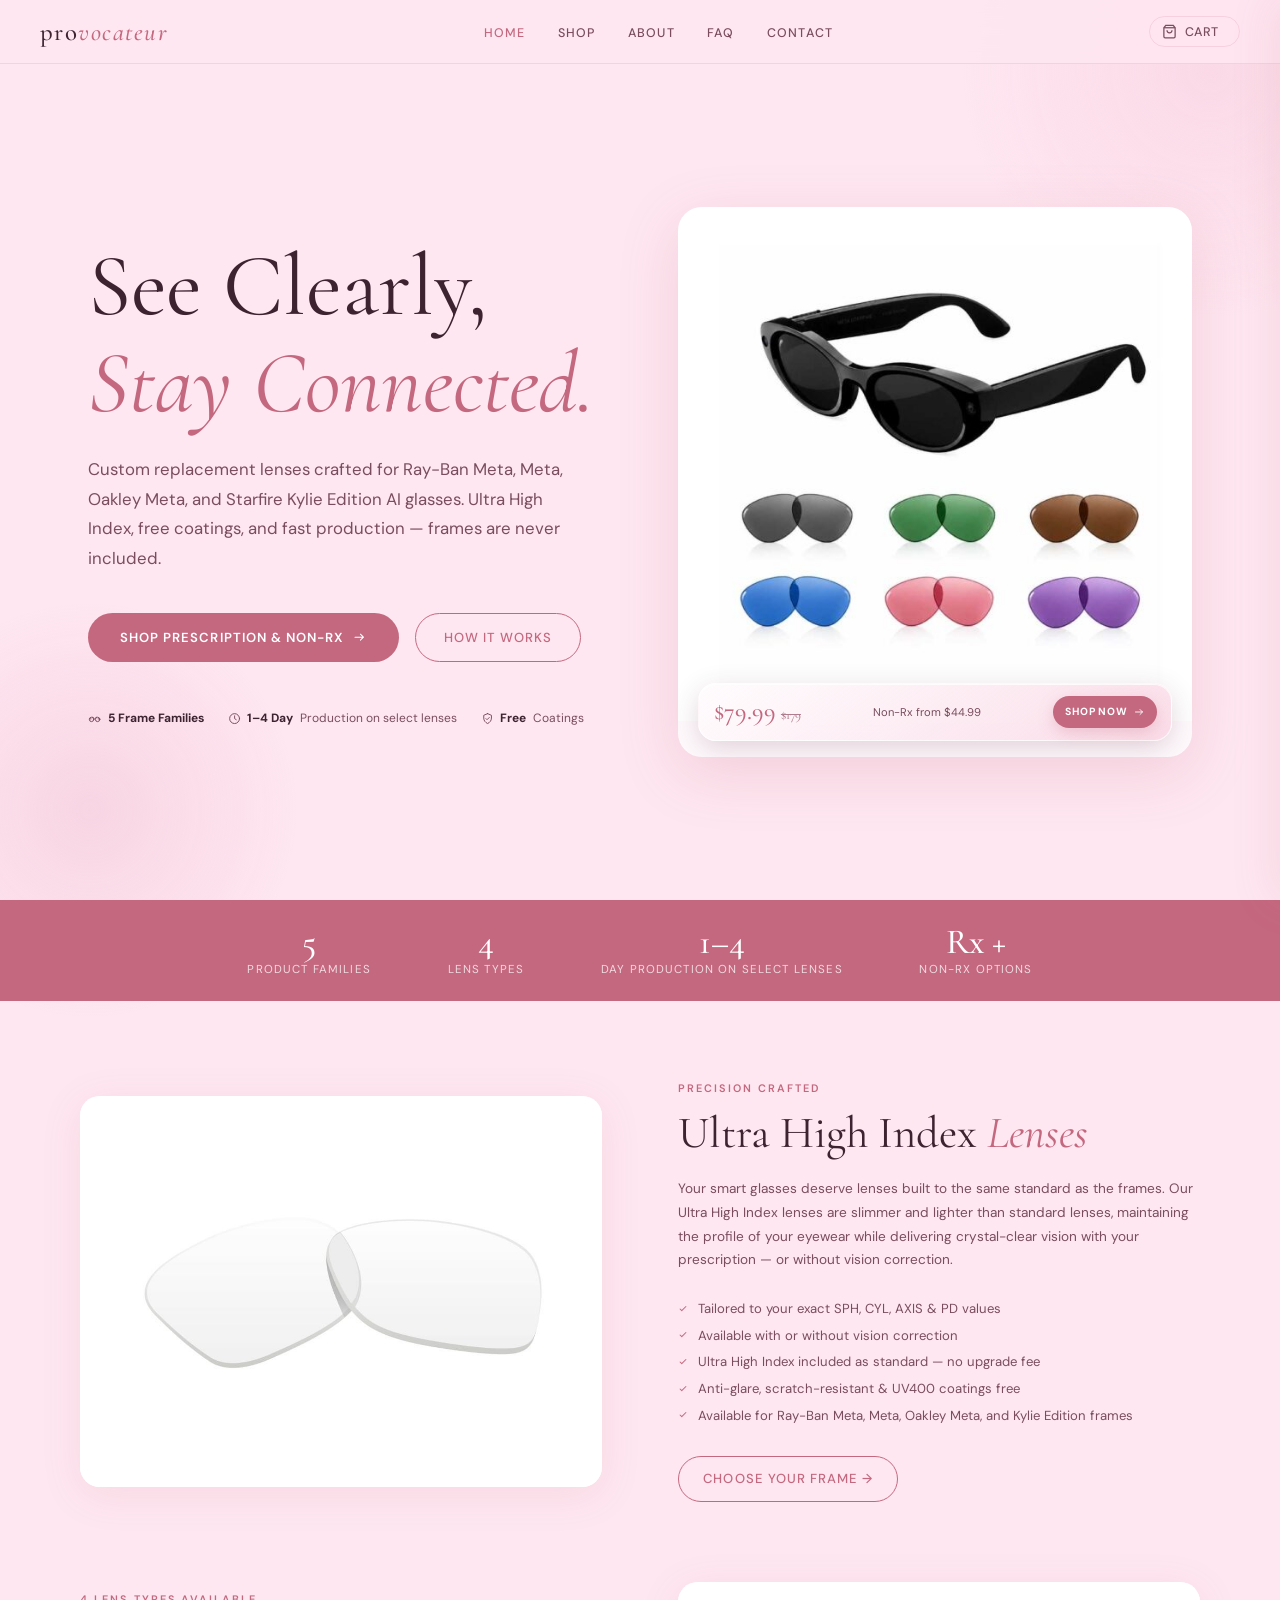
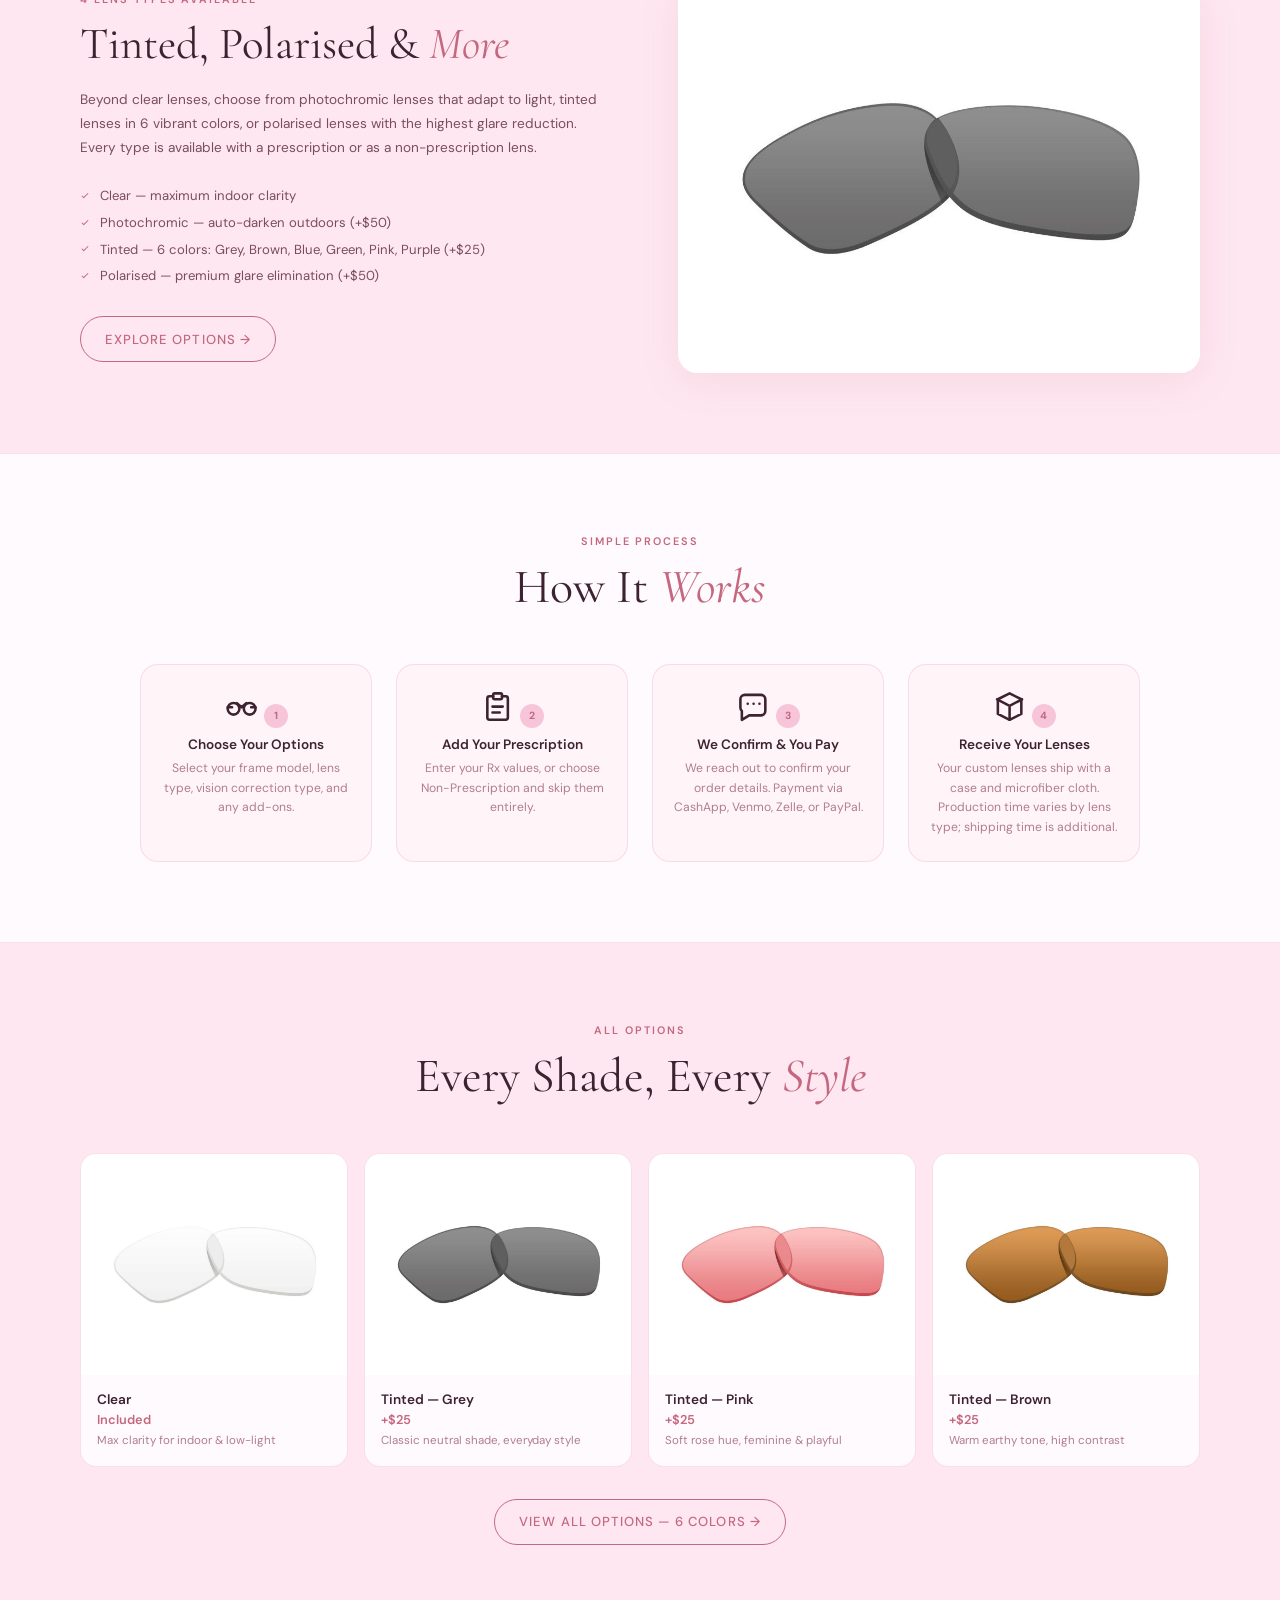
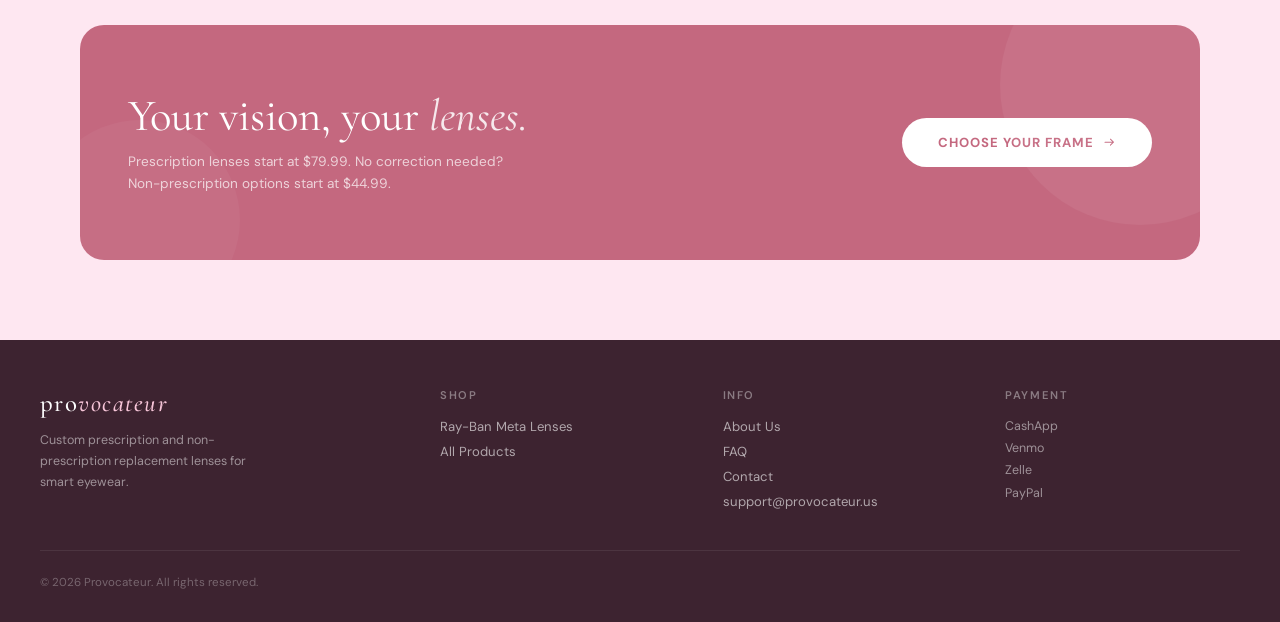
<file: index.html>
<!DOCTYPE html>
<html lang="en">
<head>
<meta charset="UTF-8">
<meta name="viewport" content="width=device-width, initial-scale=1.0">
<meta name="description" content="Shop custom prescription and non-prescription replacement lenses for Ray-Ban Meta, Meta Adventurer, Meta Fury, Oakley Meta HSTN, and Meta Starfire Kylie Edition AI Glasses.">
<meta name="robots" content="index, follow">
<link rel="canonical" href="https://provocateur.us/">
<meta property="og:site_name" content="Provocateur">
<meta property="og:type" content="website">
<meta property="og:title" content="Custom Replacement Lenses for Meta AI Glasses | Provocateur">
<meta property="og:description" content="Prescription-first replacement lenses, plus non-prescription clear, photochromic, tinted, and polarised options for Meta AI glasses.">
<meta property="og:url" content="https://provocateur.us/">
<meta property="og:image" content="https://provocateur.us/pics/Starfire%20Kylie%20Edition%20AI%20Glasses.jpg">
<meta name="twitter:card" content="summary_large_image">
<meta name="twitter:title" content="Custom Replacement Lenses for Meta AI Glasses | Provocateur">
<meta name="twitter:description" content="Custom replacement lenses for five Meta AI glasses frame families, with prescription and non-prescription options.">
<meta name="twitter:image" content="https://provocateur.us/pics/Starfire%20Kylie%20Edition%20AI%20Glasses.jpg">
<title>Custom Replacement Lenses for Meta AI Glasses | Provocateur</title>
<link rel="preconnect" href="https://fonts.googleapis.com">
<link rel="icon" href="/favicon.png" type="image/png" sizes="1254x1254">
<link rel="apple-touch-icon" href="/favicon.png">
<link rel="stylesheet" href="/shared.css">
<script type="application/ld+json">
{
  "@context": "https://schema.org",
  "@graph": [
    {
      "@type": "Organization",
      "@id": "https://provocateur.us/#organization",
      "name": "Provocateur",
      "url": "https://provocateur.us/",
      "logo": "https://provocateur.us/favicon.png",
      "description": "Custom prescription and non-prescription replacement lenses for Meta AI glasses."
    },
    {
      "@type": "WebSite",
      "@id": "https://provocateur.us/#website",
      "url": "https://provocateur.us/",
      "name": "Provocateur",
      "publisher": { "@id": "https://provocateur.us/#organization" },
      "inLanguage": "en-US"
    }
  ]
}
</script>
<style>
/* ── HOME PAGE STYLES ── */
.page-wrap { position: relative; z-index: 1; }

/* HERO */
.hero {
  min-height: calc(100vh - var(--nav-h));
  display: flex; align-items: center;
  padding: clamp(3rem,8vh,6rem) clamp(1rem,5vw,3rem);
  max-width: 1200px; margin: 0 auto;
  gap: clamp(2rem,6vw,5rem);
}
.hero-text { flex: 1; min-width: 0; }
.hero-title {
  font-family: 'Cormorant Garamond', serif;
  font-size: clamp(2.8rem, 7vw, 5.5rem);
  font-weight: 400; line-height: 1.1; color: var(--text);
  margin-bottom: 1.5rem;
}
.hero-title em { color: var(--rose-deep); font-style: italic; display: block; }

.hero-sub {
  font-size: clamp(0.9rem, 1.8vw, 1.05rem); color: var(--text-soft);
  line-height: 1.75; margin-bottom: 2.5rem; max-width: 480px;
}

.nonrx-bubble {
  position:fixed; left:50%; bottom:clamp(1rem,3vw,2rem); z-index:250;
  width:min(620px,calc(100% - 2rem)); display:flex; align-items:flex-start; gap:0.75rem;
  padding:1rem 3rem 1rem 1rem; border:1px solid rgba(196,104,127,0.3);
  border-radius:16px; background:linear-gradient(135deg,rgba(255,250,253,0.84),rgba(247,197,216,0.48));
  box-shadow:0 12px 42px rgba(106,53,75,0.2),inset 0 1px 0 rgba(255,255,255,0.75);
  -webkit-backdrop-filter:blur(18px) saturate(145%); backdrop-filter:blur(18px) saturate(145%);
  color:var(--text-soft); font-size:0.78rem; line-height:1.6;
  opacity:0; pointer-events:none; transform:translate(-50%,calc(100% + 3rem));
  transition:opacity 0.35s ease,transform 0.35s ease;
}
.nonrx-bubble.is-visible { opacity:1; pointer-events:auto; transform:translate(-50%,0); }
.nonrx-bubble [data-icon] { width:1.15rem; height:1.15rem; color:var(--rose-deep); flex:0 0 auto; margin-top:0.08rem; }
.nonrx-bubble strong { color:var(--text); }
.nonrx-bubble-close {
  position:absolute; top:0.65rem; right:0.65rem; width:1.8rem; height:1.8rem;
  display:flex; align-items:center; justify-content:center; border:0; border-radius:50%;
  background:rgba(196,104,127,0.09); color:var(--rose-deep); cursor:pointer;
}
.nonrx-bubble-close:hover { background:rgba(196,104,127,0.17); }
.nonrx-bubble-close:focus-visible { outline:2px solid var(--rose-deep); outline-offset:2px; }
.nonrx-bubble-close svg { width:0.85rem; height:0.85rem; }

.hero-ctas { display: flex; gap: 1rem; flex-wrap: wrap; margin-bottom: 3rem; }
.hero-cta-primary {
  display: inline-flex; align-items: center; gap: 0.5rem;
  padding: 0.95rem 2rem;
  background: var(--rose-deep); color: white; text-decoration: none;
  border-radius: 100px; font-size: 0.82rem; font-weight: 600;
  letter-spacing: 0.08em; text-transform: uppercase;
  transition: all 0.25s; white-space: nowrap;
}
.hero-cta-primary:hover { background: #b05570; transform: translateY(-2px); box-shadow: 0 8px 28px rgba(196,104,127,0.4); }
.hero-cta-secondary {
  display: inline-flex; align-items: center; gap: 0.5rem;
  padding: 0.95rem 1.75rem;
  border: 1.5px solid var(--rose-deep); color: var(--rose-deep);
  background: transparent; text-decoration: none;
  border-radius: 100px; font-size: 0.82rem; font-weight: 500;
  letter-spacing: 0.08em; text-transform: uppercase;
  transition: all 0.2s; white-space: nowrap;
}
.hero-cta-secondary:hover { background: rgba(196,104,127,0.07); }

.hero-trust {
  display: flex; gap: 1.5rem; flex-wrap: wrap;
}
.hero-trust-item {
  display: flex; align-items: center; gap: 0.4rem;
  font-size: 0.75rem; color: var(--text-soft);
}
.hero-trust-item strong { color: var(--text); }

/* Hero image side */
.hero-visual { flex: 1; min-width: 0; position: relative; }
.hero-img-wrap {
  border-radius: 24px; overflow: hidden;
  box-shadow: 0 16px 60px var(--shadow-md);
  background: var(--white);
  position: relative;
}
.hero-img-link {
  position:relative; display:block; width:100%; aspect-ratio:1/1;
  overflow:hidden; border-radius:24px 24px 0 0;
}
.hero-img-wrap img {
  width: 100%; height: 100%; object-fit: cover; display: block;
  transition: opacity 0.42s ease, transform 0.55s ease;
}
.hero-img-wrap img.is-changing { opacity:0; transform:scale(1.015); }
.hero-img-badge {
  position:relative; z-index:4;
  width:calc(100% - 40px); margin:-38px auto 16px;
  background:linear-gradient(145deg,rgba(255,252,254,0.9),rgba(247,197,216,0.58));
  -webkit-backdrop-filter:blur(18px) saturate(150%); backdrop-filter:blur(18px) saturate(150%);
  border:1px solid rgba(255,255,255,0.72);
  border-radius:18px; padding:0.78rem 0.9rem;
  box-shadow:0 8px 28px rgba(106,53,75,0.2),inset 0 1px 0 rgba(255,255,255,0.76);
}
.hero-img-badge-row {
  display:grid; grid-template-columns:auto minmax(0,1fr) auto;
  align-items:center; gap:clamp(0.55rem,2vw,1rem);
}
.hero-img-badge-price-wrap { display:contents; }
.hero-img-badge-price {
  font-family: 'Cormorant Garamond', serif;
  font-size:1.55rem; line-height:1; font-weight:500; color:var(--rose-deep);
  display:flex; align-items:baseline; gap:0.32rem; white-space:nowrap;
}
.hero-img-badge-orig { font-size:0.8rem; color:var(--text-muted); text-decoration:line-through; }
.hero-img-badge-label { font-size:0.7rem; line-height:1.3; color:var(--text-soft); text-align:center; white-space:nowrap; }
.hero-img-badge-action {
  display:inline-flex; align-items:center; justify-content:center; gap:0.3rem;
  flex:0 0 auto; padding:0.58rem 0.75rem; border-radius:100px;
  background:var(--rose-deep); color:white; text-decoration:none;
  font-size:0.65rem; font-weight:700; letter-spacing:0.08em; text-transform:uppercase;
  box-shadow:0 5px 16px rgba(196,104,127,0.28); transition:transform 0.2s,background 0.2s;
}
.hero-img-badge-action:hover { background:#b05570; transform:translateY(-1px); }
.hero-img-badge-action:focus-visible { outline:2px solid var(--rose-deep); outline-offset:2px; }
.hero-img-badge-action [data-icon] { width:0.75rem; height:0.75rem; }
/* Floating dots decoration */
.hero-dot {
  position: absolute; border-radius: 50%;
  background: var(--rose-light); opacity: 0.5;
  pointer-events: none;
}

/* STATS BAND */
.stats-band {
  background: var(--rose-deep); color: white;
  padding: 1.5rem clamp(1rem,4vw,2.5rem);
  position: relative; z-index: 1;
}
.stats-inner {
  max-width: 1200px; margin: 0 auto;
  display: flex; justify-content: center;
  gap: clamp(2rem,6vw,5rem); flex-wrap: wrap;
}
.stat-item { text-align: center; }
.stat-num {
  font-family: 'Cormorant Garamond', serif;
  font-size: 2.2rem; font-weight: 500; line-height: 1;
  margin-bottom: 0.2rem;
}
.stat-label { font-size: 0.72rem; letter-spacing: 0.1em; text-transform: uppercase; opacity: 0.75; }

/* PRODUCT FEATURE */
.product-feature {
  max-width: 1200px; margin: 5rem auto;
  padding: 0 clamp(1rem,4vw,2.5rem);
  display: grid; grid-template-columns: 1fr 1fr; gap: clamp(2rem,6vw,5rem);
  align-items: center; position: relative; z-index: 1;
}
.product-feature.reverse { direction: rtl; }
.product-feature.reverse > * { direction: ltr; }

.feature-img-wrap {
  border-radius: 20px; overflow: hidden;
  box-shadow: 0 8px 40px var(--shadow); background: var(--white);
  aspect-ratio: 4/3;
}
.feature-img-wrap img { width: 100%; height: 100%; object-fit: cover; display: block; }

.feature-text {}
.feature-tag {
  font-size: 0.68rem; letter-spacing: 0.18em; text-transform: uppercase;
  color: var(--rose-deep); font-weight: 600; margin-bottom: 0.75rem;
}
.feature-heading {
  font-family: 'Cormorant Garamond', serif;
  font-size: clamp(1.8rem,3.5vw,2.8rem); font-weight: 400;
  line-height: 1.2; color: var(--text); margin-bottom: 1rem;
}
.feature-heading em { color: var(--rose-deep); font-style: italic; }
.feature-body { font-size: 0.85rem; color: var(--text-soft); line-height: 1.75; margin-bottom: 1.75rem; }
.feature-list { list-style: none; display: flex; flex-direction: column; gap: 0.6rem; margin-bottom: 2rem; }
.feature-list li {
  display: flex; align-items: center; gap: 0.6rem;
  font-size: 0.82rem; color: var(--text-soft);
}
.feature-list li::before {
  content:''; width:10px; height:10px; flex-shrink:0;
  background:center/contain no-repeat url("data:image/svg+xml,%3Csvg xmlns='http://www.w3.org/2000/svg' viewBox='0 0 24 24' fill='none' stroke='%23c4687f' stroke-width='2.5' stroke-linecap='round' stroke-linejoin='round'%3E%3Cpath d='m5 12 4 4L19 6'/%3E%3C/svg%3E");
}

/* HOW IT WORKS */
.hiw {
  background: var(--white); border-top: 1px solid var(--border); border-bottom: 1px solid var(--border);
  padding: 5rem clamp(1rem,4vw,2.5rem); position: relative; z-index: 1;
}
.hiw-inner { max-width: 1000px; margin: 0 auto; }
.section-eyebrow {
  font-size: 0.68rem; letter-spacing: 0.18em; text-transform: uppercase;
  color: var(--rose-deep); font-weight: 600; margin-bottom: 0.6rem; text-align: center;
}
.section-title {
  font-family: 'Cormorant Garamond', serif;
  font-size: clamp(1.8rem,4vw,3rem); font-weight: 400;
  text-align: center; color: var(--text); margin-bottom: 3rem;
}
.section-title em { color: var(--rose-deep); font-style: italic; }

.steps-grid {
  display: grid; grid-template-columns: repeat(4,1fr); gap: 1.5rem;
}
.step-card {
  text-align: center; padding: 1.5rem 1rem;
  background: var(--bg3); border: 1px solid var(--border);
  border-radius: 18px;
}
.step-icon { font-size: 2rem; margin-bottom: 0.75rem; }
.step-num-badge {
  display: inline-flex; align-items: center; justify-content: center;
  width: 24px; height: 24px; border-radius: 50%;
  background: var(--rose-light); color: var(--rose-deep);
  font-size: 0.65rem; font-weight: 700;
  margin-bottom: 0.5rem;
}
.step-card h4 { font-size: 0.85rem; font-weight: 600; color: var(--text); margin-bottom: 0.4rem; }
.step-card p { font-size: 0.76rem; color: var(--text-muted); line-height: 1.6; }

/* LENS TYPES PREVIEW */
.lens-preview {
  max-width: 1200px; margin: 5rem auto;
  padding: 0 clamp(1rem,4vw,2.5rem);
  position: relative; z-index: 1;
}
.lens-cards-grid {
  display: grid; grid-template-columns: repeat(4,1fr); gap: 1rem; margin-top: 2.5rem;
}
.lens-preview-card {
  border-radius: 16px; overflow: hidden;
  background: var(--white); border: 1px solid var(--border);
  transition: all 0.25s; text-decoration: none;
}
.lens-preview-card:hover { transform: translateY(-4px); box-shadow: 0 10px 32px var(--shadow-md); }
.lens-preview-img {
  width: 100%; aspect-ratio: 1.2/1; overflow: hidden;
  background: var(--bg2);
}
.lens-preview-img img { width: 100%; height: 100%; object-fit: cover; display: block; transition: transform 0.4s; }
.lens-preview-card:hover .lens-preview-img img { transform: scale(1.05); }
.lens-preview-info { padding: 1rem; }
.lens-preview-name { font-size: 0.85rem; font-weight: 600; color: var(--text); margin-bottom: 0.2rem; }
.lens-preview-price { font-size: 0.8rem; color: var(--rose-deep); font-weight: 600; }
.lens-preview-desc { font-size: 0.72rem; color: var(--text-muted); margin-top: 0.25rem; line-height: 1.5; }

/* CTA BANNER */
.cta-banner {
  max-width: 1200px; margin: 0 auto 5rem;
  padding: 0 clamp(1rem,4vw,2.5rem);
  position: relative; z-index: 1;
}
.cta-inner {
  background: var(--rose-deep); border-radius: 24px;
  padding: clamp(2.5rem,5vw,4rem) clamp(1.5rem,5vw,3rem);
  display: flex; align-items: center; justify-content: space-between;
  gap: 2rem; flex-wrap: wrap;
  position: relative; overflow: hidden;
}
.cta-inner::before {
  content: ''; position: absolute; top: -80px; right: -80px;
  width: 280px; height: 280px; border-radius: 50%;
  background: rgba(255,255,255,0.06);
  pointer-events: none;
}
.cta-inner::after {
  content: ''; position: absolute; bottom: -60px; left: -40px;
  width: 200px; height: 200px; border-radius: 50%;
  background: rgba(255,255,255,0.04);
  pointer-events: none;
}
.cta-text h2 {
  font-family: 'Cormorant Garamond', serif;
  font-size: clamp(1.8rem,4vw,2.8rem); font-weight: 400;
  color: white; margin-bottom: 0.5rem;
}
.cta-text h2 em { font-style: italic; opacity: 0.85; }
.cta-text p { font-size: 0.85rem; color: rgba(255,255,255,0.7); max-width: 400px; line-height: 1.65; }
.cta-btn {
  display: inline-flex; align-items: center; gap: 0.5rem;
  padding: 1rem 2.2rem;
  background: white; color: var(--rose-deep);
  border-radius: 100px; text-decoration: none;
  font-size: 0.82rem; font-weight: 700; letter-spacing: 0.08em;
  text-transform: uppercase; transition: all 0.25s;
  white-space: nowrap; flex-shrink: 0;
}
.cta-btn:hover { transform: scale(1.03); box-shadow: 0 8px 28px rgba(0,0,0,0.15); }

/* RESPONSIVE */
@media (max-width: 860px) {
  .hero { flex-direction: column; text-align: center; min-height: auto; padding-top: 3rem; }
  .hero-visual { width:100%; max-width:560px; flex:none; }
  .hero-sub { margin-left: auto; margin-right: auto; }
  .hero-ctas { justify-content: center; }
  .hero-trust { justify-content: center; }
  .product-feature { grid-template-columns: 1fr; }
  .product-feature.reverse { direction: ltr; }
  .steps-grid { grid-template-columns: 1fr 1fr; }
  .lens-cards-grid { grid-template-columns: 1fr 1fr; }
}
@media (max-width: 520px) {
  .nonrx-bubble { align-items:flex-start; bottom:1rem; font-size:0.74rem; padding:0.9rem 2.75rem 0.9rem 0.9rem; }
  .hero-img-badge { width:calc(100% - 24px); margin:-34px auto 12px; padding:0.7rem 0.75rem; border-radius:16px; }
  .hero-img-badge-row { gap:0.48rem; }
  .hero-img-badge-price { font-size:1.35rem; gap:0.25rem; }
  .hero-img-badge-orig { font-size:0.7rem; }
  .hero-img-badge-label { font-size:0.68rem; }
  .hero-img-badge-action { padding:0.52rem 0.62rem; font-size:0.64rem; }
  .stats-inner { gap: 1.5rem; }
  .steps-grid { grid-template-columns: 1fr 1fr; gap: 0.75rem; }
  .lens-cards-grid { grid-template-columns: 1fr 1fr; }
  .cta-inner { text-align: center; flex-direction: column; align-items: center; }
  .cta-text p { margin: 0 auto; }
}
@media (max-width: 360px) {
  .hero-img-badge { width:calc(100% - 16px); padding:0.64rem 0.58rem; }
  .hero-img-badge-row { gap:0.34rem; }
  .hero-img-badge-price { font-size:1.2rem; gap:0.2rem; }
  .hero-img-badge-orig { font-size:0.62rem; }
  .hero-img-badge-label { font-size:0.58rem; }
  .hero-img-badge-action { padding:0.48rem 0.52rem; font-size:0.56rem; letter-spacing:0.06em; }
}
</style>
</head>
<body>

<div class="bg-blob-1"></div>
<div class="bg-blob-2"></div>

<!-- NAV -->
<nav>
  <a href="/" class="nav-logo">pro<span>vocateur</span></a>
  <ul class="nav-links">
    <li><a href="/" class="active">Home</a></li>
    <li><a href="/shop/">Shop</a></li>
    <li><a href="/about/">About</a></li>
    <li><a href="/faq/">FAQ</a></li>
    <li><a href="/contact/">Contact</a></li>
  </ul>
  <div class="nav-right">
    <button type="button" class="nav-cart-btn" onclick="openCart()">
      <svg width="15" height="15" viewBox="0 0 24 24" fill="none" stroke="currentColor" stroke-width="2"><path d="M6 2L3 6v14a2 2 0 002 2h14a2 2 0 002-2V6l-3-4z"/><line x1="3" y1="6" x2="21" y2="6"/><path d="M16 10a4 4 0 01-8 0"/></svg>
      Cart <span class="nav-cart-count"></span>
      <span class="cart-badge">0</span>
    </button>
    <button type="button" class="hamburger" id="mobileMenuBtn" aria-label="Menu" aria-expanded="false">
      <span></span><span></span><span></span>
    </button>
  </div>
</nav>

<div class="mobile-menu" id="mobileMenu">
  <a href="/">Home</a>
  <a href="/shop/">Shop</a>
  <a href="/about/">About</a>
  <a href="/faq/">FAQ</a>
  <a href="/contact/">Contact</a>
</div>

<div class="cart-overlay" id="cartOverlay" onclick="closeCart()"></div>
<div class="cart-sidebar" id="cartSidebar">
  <div class="cart-header">
    <h3>Your Cart</h3>
    <button type="button" class="cart-close" onclick="closeCart()" aria-label="Close cart">×</button>
  </div>
  <div id="cartBody"></div>
  <div id="cartFooter">
    <div class="cart-total-row">
      <span class="cart-total-label">Total</span>
      <span class="cart-total-val" id="cartTotal">$0.00</span>
    </div>
    <div class="cart-checkout-note">
      We'll reach out to confirm &amp; arrange payment via<br>
      <strong>CashApp · Venmo · Zelle · PayPal</strong>
    </div>
  </div>
</div>

<aside class="nonrx-bubble" id="nonRxBubble" role="status" aria-live="polite" aria-label="Non-prescription lens availability">
  <span data-icon="glasses"></span>
  <span><strong>Don't need prescription lenses?</strong> You can still order clear, photochromic, tinted, polarised, or blue-light replacement lenses. No prescription details are required.</span>
  <button type="button" class="nonrx-bubble-close" id="nonRxBubbleClose" aria-label="Dismiss message">
    <svg viewBox="0 0 24 24" fill="none" stroke="currentColor" stroke-width="2" stroke-linecap="round"><path d="M6 6l12 12M18 6L6 18"/></svg>
  </button>
</aside>

<div class="page-wrap">

  <!-- HERO -->
  <section class="hero">
    <div class="hero-text">
      <h1 class="hero-title">
        See Clearly,
        <em>Stay Connected.</em>
      </h1>
      <p class="hero-sub">
        Custom replacement lenses crafted for Ray-Ban Meta, Meta, Oakley Meta, and Starfire Kylie Edition AI glasses. Ultra High Index, free coatings, and fast production — frames are never included.
      </p>
      <div class="hero-ctas">
        <a href="/shop/" class="hero-cta-primary">Shop Prescription &amp; Non-Rx <span data-icon="arrow"></span></a>
        <a href="/faq/" class="hero-cta-secondary">How It Works</a>
      </div>
      <div class="hero-trust">
        <div class="hero-trust-item"><span data-icon="glasses"></span> <strong>5 Frame Families</strong></div>
        <div class="hero-trust-item"><span data-icon="clock"></span> <strong>1–4 Day</strong> Production on select lenses</div>
        <div class="hero-trust-item"><span data-icon="shield"></span> <strong>Free</strong> Coatings</div>
      </div>
    </div>

    <div class="hero-visual">
      <div class="hero-img-wrap" id="heroCarousel">
        <a id="heroProductLink" class="hero-img-link" href="/product/?style=kylie" aria-label="Shop replacement lenses for Meta Starfire Kylie Edition AI Glasses">
          <img id="heroProductImage" src="/pics/Starfire%20Kylie%20Edition%20AI%20Glasses.jpg" alt="Replacement lenses for Meta Starfire Kylie Edition AI Glasses" loading="eager" decoding="async">
        </a>
        <div class="hero-img-badge">
          <div class="hero-img-badge-row">
            <div class="hero-img-badge-price-wrap">
              <div class="hero-img-badge-price">$79.99 <span class="hero-img-badge-orig">$179</span></div>
              <div class="hero-img-badge-label">Non-Rx from $44.99</div>
            </div>
            <a class="hero-img-badge-action" id="heroBadgeShopLink" href="/product/?style=kylie">Shop Now <span data-icon="arrow"></span></a>
          </div>
        </div>
      </div>
    </div>
  </section>

  <!-- STATS BAND -->
  <div class="stats-band">
    <div class="stats-inner">
      <div class="stat-item">
        <div class="stat-num">5</div>
        <div class="stat-label">Product Families</div>
      </div>
      <div class="stat-item">
        <div class="stat-num">4</div>
        <div class="stat-label">Lens Types</div>
      </div>
      <div class="stat-item">
        <div class="stat-num">1–4</div>
        <div class="stat-label">Day Production on Select Lenses</div>
      </div>
      <div class="stat-item">
        <div class="stat-num">Rx +</div>
        <div class="stat-label">Non-Rx Options</div>
      </div>
    </div>
  </div>

  <!-- PRODUCT FEATURE -->
  <section class="product-feature">
    <div class="feature-img-wrap">
      <img src="/pics/clear.jpg" alt="Clear prescription lenses for Ray-Ban Meta" loading="lazy">
    </div>
    <div class="feature-text">
      <div class="feature-tag">Precision Crafted</div>
      <h2 class="feature-heading">Ultra High Index <em>Lenses</em></h2>
      <p class="feature-body">
        Your smart glasses deserve lenses built to the same standard as the frames. Our Ultra High Index lenses are slimmer and lighter than standard lenses, maintaining the profile of your eyewear while delivering crystal-clear vision with your prescription — or without vision correction.
      </p>
      <ul class="feature-list">
        <li>Tailored to your exact SPH, CYL, AXIS &amp; PD values</li>
        <li>Available with or without vision correction</li>
        <li>Ultra High Index included as standard — no upgrade fee</li>
        <li>Anti-glare, scratch-resistant &amp; UV400 coatings free</li>
        <li>Available for Ray-Ban Meta, Meta, Oakley Meta, and Kylie Edition frames</li>
      </ul>
      <a href="/shop/" class="btn-outline" style="display:inline-flex;">Choose Your Frame →</a>
    </div>
  </section>

  <section class="product-feature reverse">
    <div class="feature-img-wrap">
      <img src="/pics/gray.jpg" alt="Tinted lenses for Ray-Ban Meta" loading="lazy">
    </div>
    <div class="feature-text">
      <div class="feature-tag">4 Lens Types Available</div>
      <h2 class="feature-heading">Tinted, Polarised &amp; <em>More</em></h2>
      <p class="feature-body">
        Beyond clear lenses, choose from photochromic lenses that adapt to light, tinted lenses in 6 vibrant colors, or polarised lenses with the highest glare reduction. Every type is available with a prescription or as a non-prescription lens.
      </p>
      <ul class="feature-list">
        <li>Clear — maximum indoor clarity</li>
        <li>Photochromic — auto-darken outdoors (+$50)</li>
        <li>Tinted — 6 colors: Grey, Brown, Blue, Green, Pink, Purple (+$25)</li>
        <li>Polarised — premium glare elimination (+$50)</li>
      </ul>
      <a href="/product/" class="btn-outline" style="display:inline-flex;">Explore Options →</a>
    </div>
  </section>

  <!-- HOW IT WORKS -->
  <section class="hiw">
    <div class="hiw-inner">
      <div class="section-eyebrow">Simple Process</div>
      <h2 class="section-title">How It <em>Works</em></h2>
      <div class="steps-grid">
        <div class="step-card">
          <div class="step-icon" data-icon="glasses"></div>
          <div class="step-num-badge">1</div>
          <h4>Choose Your Options</h4>
          <p>Select your frame model, lens type, vision correction type, and any add-ons.</p>
        </div>
        <div class="step-card">
          <div class="step-icon" data-icon="clipboard"></div>
          <div class="step-num-badge">2</div>
          <h4>Add Your Prescription</h4>
          <p>Enter your Rx values, or choose Non-Prescription and skip them entirely.</p>
        </div>
        <div class="step-card">
          <div class="step-icon" data-icon="message"></div>
          <div class="step-num-badge">3</div>
          <h4>We Confirm &amp; You Pay</h4>
          <p>We reach out to confirm your order details. Payment via CashApp, Venmo, Zelle, or PayPal.</p>
        </div>
        <div class="step-card">
          <div class="step-icon" data-icon="package"></div>
          <div class="step-num-badge">4</div>
          <h4>Receive Your Lenses</h4>
          <p>Your custom lenses ship with a case and microfiber cloth. Production time varies by lens type; shipping time is additional.</p>
        </div>
      </div>
    </div>
  </section>

  <!-- LENS TYPES PREVIEW -->
  <section class="lens-preview">
    <div style="text-align:center;">
      <div class="section-eyebrow">All Options</div>
      <h2 class="section-title">Every Shade, Every <em>Style</em></h2>
    </div>
    <div class="lens-cards-grid">
      <a href="/product/" class="lens-preview-card">
        <div class="lens-preview-img"><img src="/pics/clear.jpg" alt="Clear lenses" loading="lazy"></div>
        <div class="lens-preview-info">
          <div class="lens-preview-name">Clear</div>
          <div class="lens-preview-price">Included</div>
          <div class="lens-preview-desc">Max clarity for indoor &amp; low-light</div>
        </div>
      </a>
      <a href="/product/?lens=tinted&amp;color=grey" class="lens-preview-card">
        <div class="lens-preview-img"><img src="/pics/gray.jpg" alt="Grey tinted lenses" loading="lazy"></div>
        <div class="lens-preview-info">
          <div class="lens-preview-name">Tinted — Grey</div>
          <div class="lens-preview-price">+$25</div>
          <div class="lens-preview-desc">Classic neutral shade, everyday style</div>
        </div>
      </a>
      <a href="/product/?lens=tinted&amp;color=pink" class="lens-preview-card">
        <div class="lens-preview-img"><img src="/pics/pink.jpg" alt="Pink tinted lenses" loading="lazy"></div>
        <div class="lens-preview-info">
          <div class="lens-preview-name">Tinted — Pink</div>
          <div class="lens-preview-price">+$25</div>
          <div class="lens-preview-desc">Soft rose hue, feminine &amp; playful</div>
        </div>
      </a>
      <a href="/product/?lens=tinted&amp;color=brown" class="lens-preview-card">
        <div class="lens-preview-img"><img src="/pics/brown.jpg" alt="Brown tinted lenses" loading="lazy"></div>
        <div class="lens-preview-info">
          <div class="lens-preview-name">Tinted — Brown</div>
          <div class="lens-preview-price">+$25</div>
          <div class="lens-preview-desc">Warm earthy tone, high contrast</div>
        </div>
      </a>
    </div>
    <div style="text-align:center;margin-top:2rem;">
      <a href="/product/" class="btn-outline" style="display:inline-flex;">View All Options — 6 Colors →</a>
    </div>
  </section>

  <!-- CTA BANNER -->
  <div class="cta-banner">
    <div class="cta-inner">
      <div class="cta-text">
        <h2>Your vision, your <em>lenses.</em></h2>
        <p>Prescription lenses start at $79.99. No correction needed? Non-prescription options start at $44.99.</p>
      </div>
      <a href="/shop/" class="cta-btn">Choose Your Frame <span data-icon="arrow"></span></a>
    </div>
  </div>

</div><!-- /page-wrap -->

<!-- FOOTER -->
<footer>
  <div class="footer-inner">
    <div class="footer-brand">
      <a href="/" class="nav-logo">pro<span style="color:var(--rose-light);font-style:italic;">vocateur</span></a>
      <p>Custom prescription and non-prescription replacement lenses for smart eyewear.</p>
    </div>
    <div class="footer-col">
      <h5>Shop</h5>
      <a href="/product/">Ray-Ban Meta Lenses</a>
      <a href="/shop/">All Products</a>
    </div>
    <div class="footer-col">
      <h5>Info</h5>
      <a href="/about/">About Us</a>
      <a href="/faq/">FAQ</a>
      <a href="/contact/">Contact</a>
      <a href="mailto:support@provocateur.us">support@provocateur.us</a>
    </div>
    <div class="footer-col">
      <h5>Payment</h5>
      <div style="display:flex;flex-direction:column;gap:0.4rem;font-size:0.78rem;color:rgba(255,255,255,0.5);">
        <span>CashApp</span><span>Venmo</span><span>Zelle</span><span>PayPal</span>
      </div>
    </div>
  </div>
  <div class="footer-bottom">
    <span>© 2026 Provocateur. All rights reserved.</span>
  </div>
</footer>

<!-- (everything above unchanged) -->

<script src="/shared.js?v=2"></script>

<script>
const HERO_PRODUCTS = [
  {
    name: 'Meta Starfire Kylie Edition',
    image: '/pics/Starfire%20Kylie%20Edition%20AI%20Glasses.jpg',
    alt: 'Replacement lenses for Meta Starfire Kylie Edition AI Glasses',
    url: '/product/?style=kylie'
  },
  {
    name: 'Oakley Meta HSTN',
    image: '/pics/Oakley%20Meta%20HSTN%20AI%20Glasses.jpg',
    alt: 'Replacement lenses for Oakley Meta HSTN AI Glasses',
    url: '/product/?style=oakley-hstn'
  },
  {
    name: 'Meta Fury',
    image: '/pics/Meta%20Fury%20AI%20Glasses.jpg',
    alt: 'Replacement lenses for Meta Fury AI Glasses',
    url: '/product/?style=meta-fury'
  },
  {
    name: 'Meta Adventurer',
    image: '/pics/Custom%20Prescription%20Lenses%20For%20Meta%20Adventurer%20AI%20Glasses.jpg',
    alt: 'Replacement lenses for Meta Adventurer AI Glasses',
    url: '/product/?style=meta-adventurer'
  },
  {
    name: 'Ray-Ban Meta',
    image: '/pics/main.jpg',
    alt: 'Replacement lenses for Ray-Ban Meta AI Glasses',
    url: '/product/'
  }
];

function initHeroCarousel() {
  const carousel = document.getElementById('heroCarousel');
  const image = document.getElementById('heroProductImage');
  const link = document.getElementById('heroProductLink');
  const badgeLink = document.getElementById('heroBadgeShopLink');
  const reduceMotion = window.matchMedia('(prefers-reduced-motion: reduce)').matches;
  let current = 0;
  let intervalId = null;
  let transitionId = null;

  HERO_PRODUCTS.slice(1).forEach(product => {
    const preload = new Image();
    preload.src = product.image;
  });

  function commit(index) {
    const product = HERO_PRODUCTS[index];
    image.src = product.image;
    image.alt = product.alt;
    link.href = product.url;
    badgeLink.href = product.url;
    link.setAttribute('aria-label', `Shop ${product.alt.toLowerCase()}`);
    badgeLink.setAttribute('aria-label', `Shop ${product.name} replacement lenses`);
    requestAnimationFrame(() => image.classList.remove('is-changing'));
  }

  function show(index, immediate = false) {
    current = (index + HERO_PRODUCTS.length) % HERO_PRODUCTS.length;
    window.clearTimeout(transitionId);
    if (immediate || reduceMotion) {
      commit(current);
      return;
    }
    image.classList.add('is-changing');
    transitionId = window.setTimeout(() => commit(current), 220);
  }

  function stop() {
    window.clearInterval(intervalId);
    intervalId = null;
  }

  function start() {
    stop();
    if (!reduceMotion && !document.hidden) {
      intervalId = window.setInterval(() => show(current + 1), 3000);
    }
  }

  carousel.addEventListener('mouseenter', stop);
  carousel.addEventListener('mouseleave', start);
  carousel.addEventListener('focusin', stop);
  carousel.addEventListener('focusout', start);
  document.addEventListener('visibilitychange', start);
  start();
}

function initNonRxBubble() {
  const bubble = document.getElementById('nonRxBubble');
  const closeButton = document.getElementById('nonRxBubbleClose');
  if (!bubble || !closeButton) return;

  let hideTimer = null;
  const hide = () => {
    window.clearTimeout(hideTimer);
    bubble.classList.remove('is-visible');
  };

  closeButton.addEventListener('click', hide);
  const showAfterPageLoad = () => {
    window.setTimeout(() => {
      bubble.classList.add('is-visible');
      hideTimer = window.setTimeout(hide, 10000);
    }, 3000);
  };

  if (document.readyState === 'complete') {
    showAfterPageLoad();
  } else {
    window.addEventListener('load', showAfterPageLoad, { once: true });
  }
}

if (document.readyState === 'loading') {
  document.addEventListener('DOMContentLoaded', () => {
    initHeroCarousel();
    initNonRxBubble();
  });
} else {
  initHeroCarousel();
  initNonRxBubble();
}
</script>

<script data-goatcounter="https://provocateur.goatcounter.com/count"
        async src="//gc.zgo.at/count.js"></script>

</body>
</html>
</file>
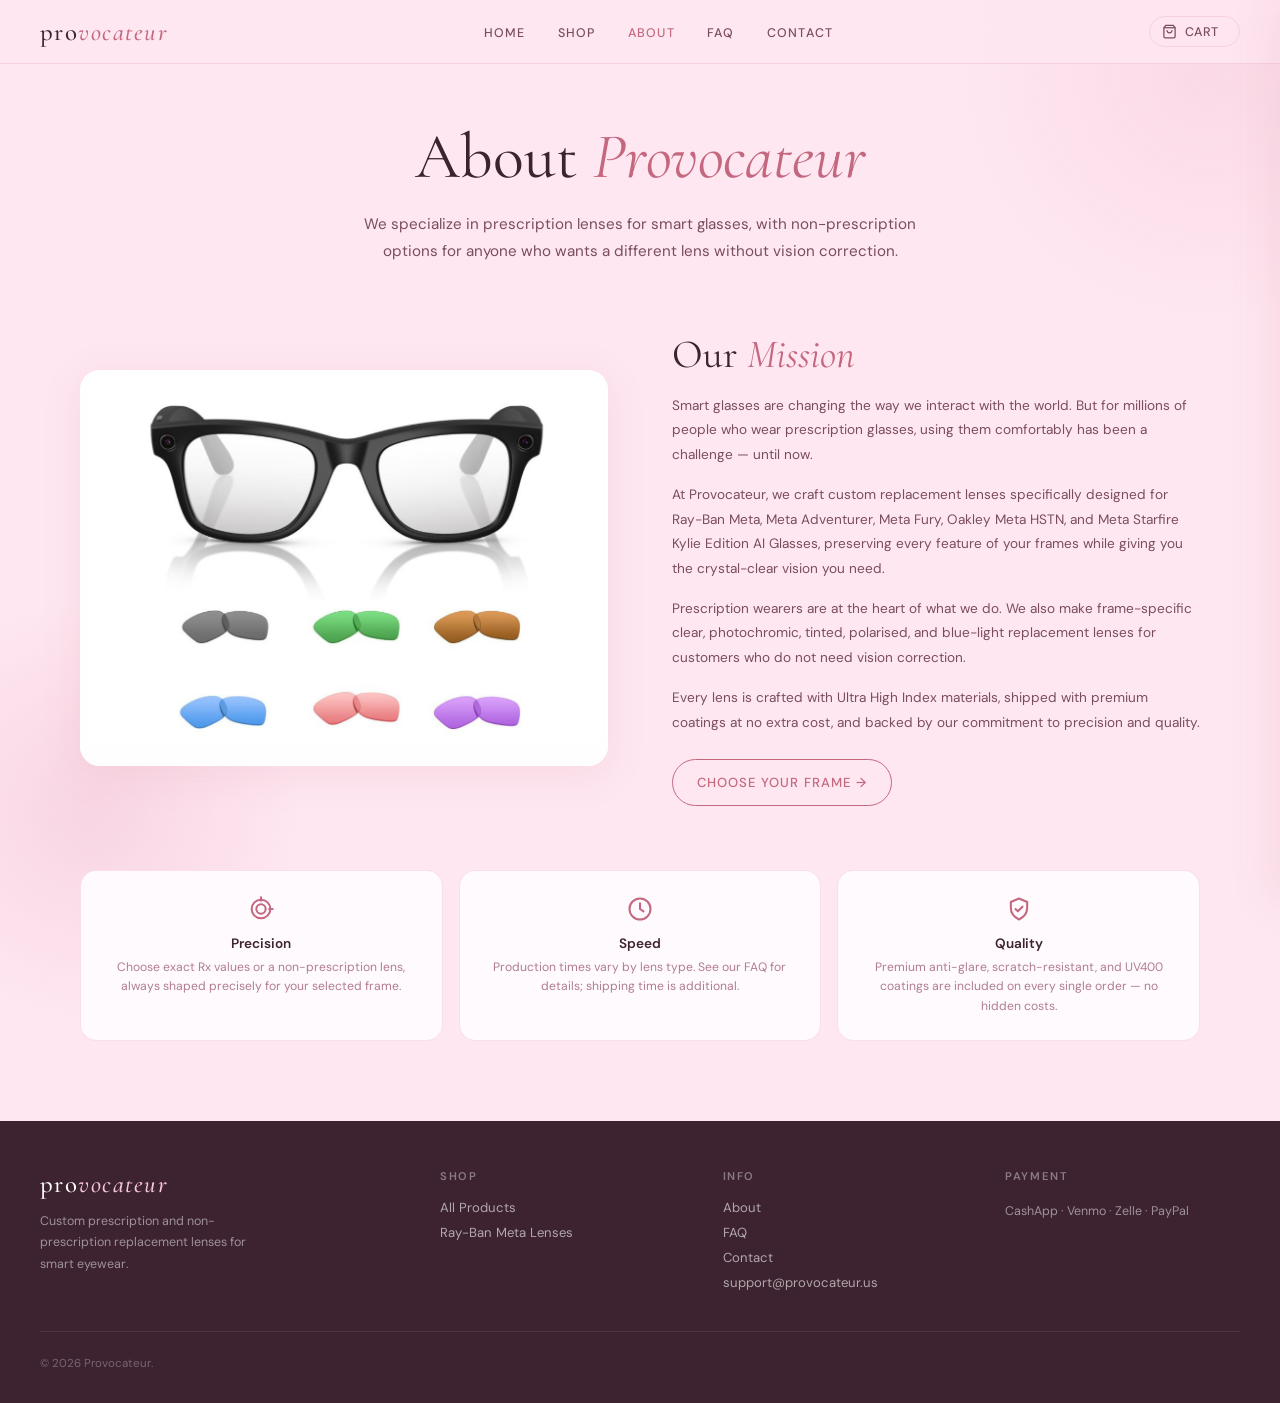
<file: about/index.html>
<!DOCTYPE html>
<html lang="en">
<head>
<meta charset="UTF-8">
<meta name="viewport" content="width=device-width, initial-scale=1.0">
<meta name="description" content="Learn about Provocateur, a custom lens studio making prescription and non-prescription replacement lenses for Ray-Ban Meta, Meta, Oakley Meta, and Kylie Edition AI glasses.">
<meta name="robots" content="index, follow">
<link rel="canonical" href="https://provocateur.us/about/">
<meta property="og:site_name" content="Provocateur">
<meta property="og:type" content="website">
<meta property="og:title" content="About Provocateur | Custom Prescription Lenses">
<meta property="og:description" content="Provocateur makes custom replacement lenses for multiple Meta AI glasses frame families with premium materials, precise fit, and free coatings.">
<meta property="og:url" content="https://provocateur.us/about/">
<meta property="og:image" content="https://provocateur.us/pics/main.jpg">
<meta name="twitter:card" content="summary_large_image">
<meta name="twitter:title" content="About Provocateur | Custom Prescription Lenses">
<meta name="twitter:description" content="Prescription and non-prescription replacement lenses crafted for fit, clarity, and smart eyewear compatibility.">
<meta name="twitter:image" content="https://provocateur.us/pics/main.jpg">
<title>About Provocateur | Custom Prescription Lenses</title>
<link rel="icon" href="/favicon.png" type="image/png" sizes="1254x1254">
<link rel="apple-touch-icon" href="/favicon.png">
<link rel="stylesheet" href="/shared.css">
<style>
.page-wrap { position: relative; z-index: 1; max-width: 1200px; margin: 0 auto; padding: clamp(3rem,6vh,5rem) clamp(1rem,4vw,2.5rem) 5rem; }
.about-hero { text-align: center; margin-bottom: 4rem; }
.about-hero h1 { font-family:'Cormorant Garamond',serif; font-size:clamp(2.5rem,6vw,4rem); font-weight:400; color:var(--text); margin-bottom:1rem; }
.about-hero h1 em { color:var(--rose-deep); font-style:italic; }
.about-hero p { font-size:0.95rem; color:var(--text-soft); max-width:560px; margin:0 auto; line-height:1.8; }
.about-grid { display:grid; grid-template-columns:1fr 1fr; gap:clamp(2rem,5vw,4rem); align-items:center; margin-bottom:4rem; }
.about-img { border-radius:20px; overflow:hidden; box-shadow:0 8px 40px var(--shadow); aspect-ratio:4/3; background:var(--bg2); }
.about-img img { width:100%; height:100%; object-fit:cover; display:block; }
.about-text h2 { font-family:'Cormorant Garamond',serif; font-size:clamp(1.8rem,3.5vw,2.5rem); font-weight:400; color:var(--text); margin-bottom:1rem; }
.about-text h2 em { color:var(--rose-deep); font-style:italic; }
.about-text p { font-size:0.85rem; color:var(--text-soft); line-height:1.8; margin-bottom:1rem; }
.values-grid { display:grid; grid-template-columns:repeat(3,1fr); gap:1rem; }
.value-card { padding:1.5rem; background:var(--white); border:1px solid var(--border); border-radius:16px; text-align:center; }
.value-icon { width:1.75rem; height:1.75rem; color:var(--rose-deep); margin:0 auto 0.75rem; }
.value-card h4 { font-size:0.85rem; font-weight:600; color:var(--text); margin-bottom:0.4rem; }
.value-card p { font-size:0.76rem; color:var(--text-muted); line-height:1.6; }
@media(max-width:768px){ .about-grid{grid-template-columns:1fr;} .values-grid{grid-template-columns:1fr 1fr;} }
@media(max-width:480px){ .values-grid{grid-template-columns:1fr;} }
</style>
</head>
<body>
<div class="bg-blob-1"></div><div class="bg-blob-2"></div>
<nav>
  <a href="/" class="nav-logo">pro<span>vocateur</span></a>
  <ul class="nav-links">
    <li><a href="/">Home</a></li><li><a href="/shop/">Shop</a></li>
    <li><a href="/about/" class="active">About</a></li><li><a href="/faq/">FAQ</a></li><li><a href="/contact/">Contact</a></li>
  </ul>
  <div class="nav-right">
    <button type="button" class="nav-cart-btn" onclick="openCart()">
      <svg width="15" height="15" viewBox="0 0 24 24" fill="none" stroke="currentColor" stroke-width="2"><path d="M6 2L3 6v14a2 2 0 002 2h14a2 2 0 002-2V6l-3-4z"/><line x1="3" y1="6" x2="21" y2="6"/><path d="M16 10a4 4 0 01-8 0"/></svg>
      Cart<span class="nav-cart-count"></span><span class="cart-badge">0</span>
    </button>
    <button type="button" class="hamburger" id="mobileMenuBtn" aria-label="Menu" aria-expanded="false"><span></span><span></span><span></span></button>
  </div>
</nav>
<div class="mobile-menu" id="mobileMenu"><a href="/">Home</a><a href="/shop/">Shop</a><a href="/about/">About</a><a href="/faq/">FAQ</a><a href="/contact/">Contact</a></div>
<div class="cart-overlay" id="cartOverlay" onclick="closeCart()"></div>
<div class="cart-sidebar" id="cartSidebar">
  <div class="cart-header"><h3>Your Cart</h3><button type="button" class="cart-close" onclick="closeCart()" aria-label="Close cart">×</button></div>
  <div id="cartBody"></div>
  <div id="cartFooter"><div class="cart-total-row"><span class="cart-total-label">Total</span><span class="cart-total-val" id="cartTotal">$0.00</span></div><div class="cart-checkout-note">Payment via<br><strong>CashApp · Venmo · Zelle · PayPal</strong></div></div>
</div>

<div class="page-wrap">
  <div class="about-hero">
    <h1>About <em>Provocateur</em></h1>
    <p>We specialize in prescription lenses for smart glasses, with non-prescription options for anyone who wants a different lens without vision correction.</p>
  </div>
  <div class="about-grid">
    <div class="about-img"><img src="/pics/main.jpg" alt="Provocateur lenses" loading="lazy"></div>
    <div class="about-text">
      <h2>Our <em>Mission</em></h2>
      <p>Smart glasses are changing the way we interact with the world. But for millions of people who wear prescription glasses, using them comfortably has been a challenge — until now.</p>
      <p>At Provocateur, we craft custom replacement lenses specifically designed for Ray-Ban Meta, Meta Adventurer, Meta Fury, Oakley Meta HSTN, and Meta Starfire Kylie Edition AI Glasses, preserving every feature of your frames while giving you the crystal-clear vision you need.</p>
      <p>Prescription wearers are at the heart of what we do. We also make frame-specific clear, photochromic, tinted, polarised, and blue-light replacement lenses for customers who do not need vision correction.</p>
      <p>Every lens is crafted with Ultra High Index materials, shipped with premium coatings at no extra cost, and backed by our commitment to precision and quality.</p>
      <a href="/shop/" class="btn-outline" style="display:inline-flex;margin-top:0.5rem;">Choose Your Frame →</a>
    </div>
  </div>
  <div class="values-grid">
    <div class="value-card"><div class="value-icon" data-icon="target"></div><h4>Precision</h4><p>Choose exact Rx values or a non-prescription lens, always shaped precisely for your selected frame.</p></div>
    <div class="value-card"><div class="value-icon" data-icon="clock"></div><h4>Speed</h4><p>Production times vary by lens type. See our FAQ for details; shipping time is additional.</p></div>
    <div class="value-card"><div class="value-icon" data-icon="shield"></div><h4>Quality</h4><p>Premium anti-glare, scratch-resistant, and UV400 coatings are included on every single order — no hidden costs.</p></div>
  </div>
</div>

<footer>
  <div class="footer-inner">
    <div class="footer-brand"><a href="/" class="nav-logo">pro<span style="color:var(--rose-light);font-style:italic;">vocateur</span></a><p>Custom prescription and non-prescription replacement lenses for smart eyewear.</p></div>
    <div class="footer-col"><h5>Shop</h5><a href="/shop/">All Products</a><a href="/product/">Ray-Ban Meta Lenses</a></div>
    <div class="footer-col"><h5>Info</h5><a href="/about/">About</a><a href="/faq/">FAQ</a><a href="/contact/">Contact</a><a href="mailto:support@provocateur.us">support@provocateur.us</a></div>
    <div class="footer-col"><h5>Payment</h5><span style="font-size:0.78rem;color:rgba(255,255,255,0.5);">CashApp · Venmo · Zelle · PayPal</span></div>
  </div>
  <div class="footer-bottom"><span>© 2026 Provocateur.</span></div>
</footer>
<script src="/shared.js?v=2"></script>
</body>
</html>
</file>
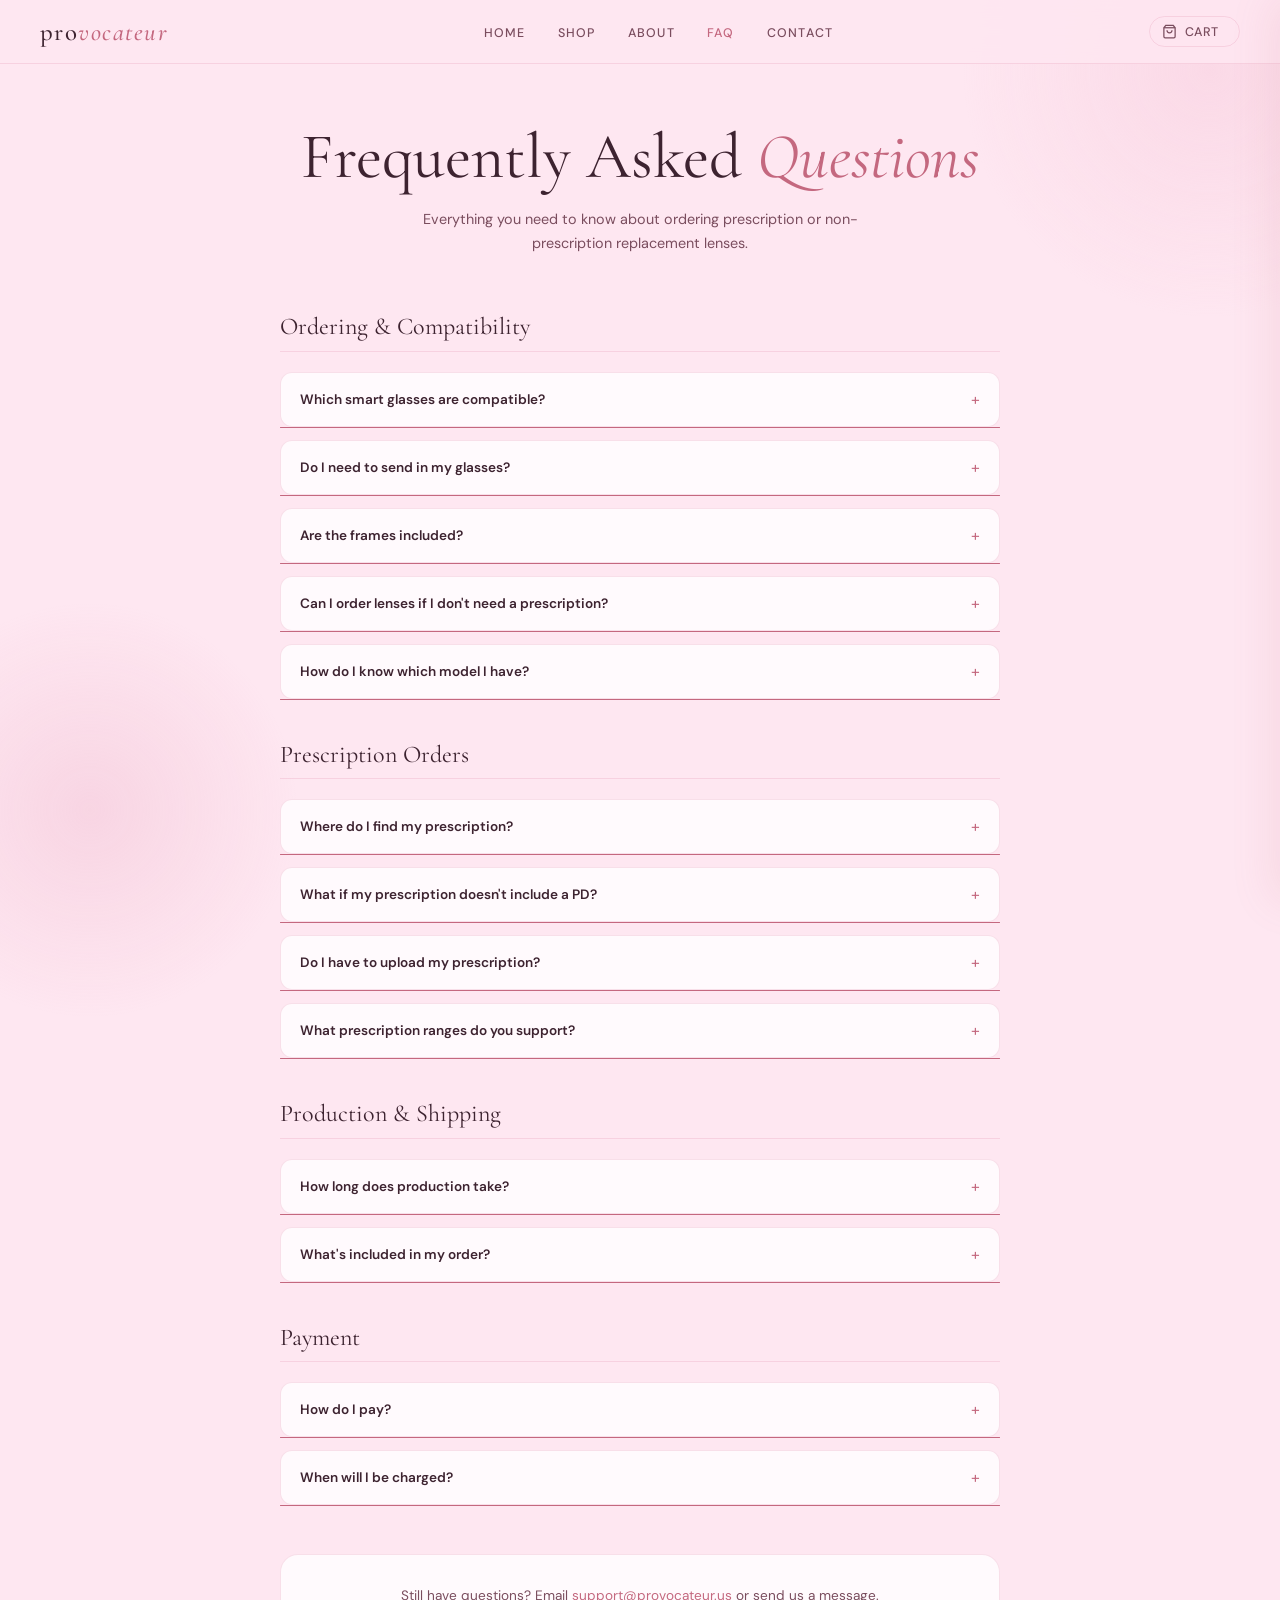
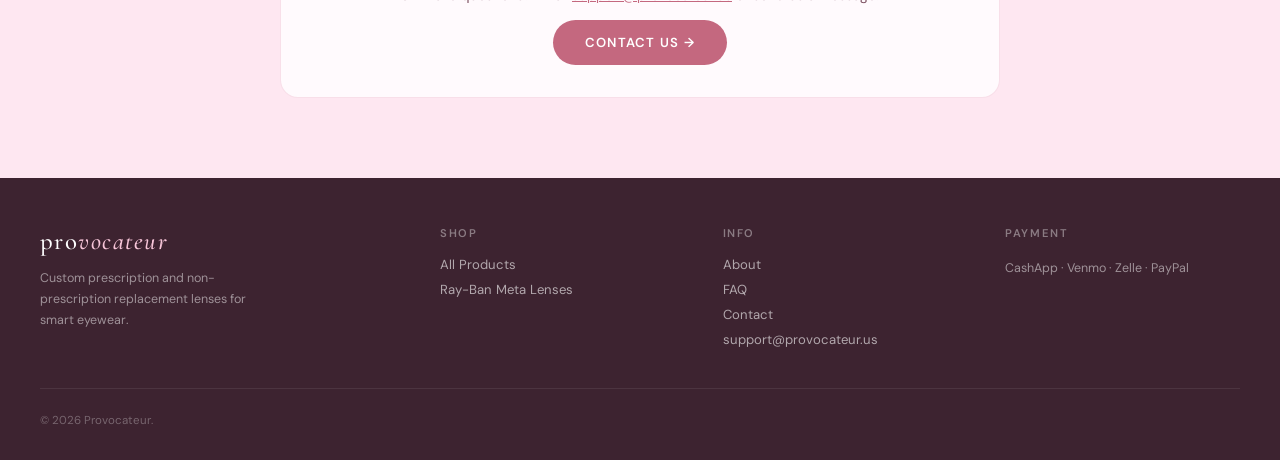
<file: faq/index.html>
<!DOCTYPE html>
<html lang="en">
<head>
<meta charset="UTF-8">
<meta name="viewport" content="width=device-width, initial-scale=1.0">
<meta name="description" content="Questions about custom replacement lenses for Ray-Ban Meta, Meta Adventurer, Meta Fury, Oakley Meta HSTN, and Meta Starfire Kylie Edition AI Glasses.">
<meta name="robots" content="index, follow">
<link rel="canonical" href="https://provocateur.us/faq/">
<meta property="og:site_name" content="Provocateur">
<meta property="og:type" content="website">
<meta property="og:title" content="Prescription Lens FAQ | Provocateur">
<meta property="og:description" content="Answers about prescription and non-prescription smart-glasses replacement lenses, compatibility, production time, payment, and shipping.">
<meta property="og:url" content="https://provocateur.us/faq/">
<meta property="og:image" content="https://provocateur.us/pics/main.jpg">
<meta name="twitter:card" content="summary_large_image">
<meta name="twitter:title" content="Prescription Lens FAQ | Provocateur">
<meta name="twitter:description" content="Answers about custom prescription and non-prescription replacement lenses for Meta AI glasses.">
<meta name="twitter:image" content="https://provocateur.us/pics/main.jpg">
<title>Prescription Lens FAQ | Provocateur</title>
<link rel="icon" href="/favicon.png" type="image/png" sizes="1254x1254">
<link rel="apple-touch-icon" href="/favicon.png">
<link rel="stylesheet" href="/shared.css">
<script type="application/ld+json">
{
  "@context": "https://schema.org",
  "@type": "FAQPage",
  "mainEntity": [
    {
      "@type": "Question",
      "name": "Which smart glasses are compatible?",
      "acceptedAnswer": {
        "@type": "Answer",
        "text": "Provocateur supports Ray-Ban Meta Wayfarer M, Wayfarer L, Skyler, Low Bridge Fit Headliner, and Headliner, plus Meta Adventurer, Meta Fury, Oakley Meta HSTN, and Meta Starfire Kylie Edition AI Glasses."
      }
    },
    {
      "@type": "Question",
      "name": "Do I need to send in my glasses?",
      "acceptedAnswer": {
        "@type": "Answer",
        "text": "No. You keep your frames. Provocateur crafts replacement lenses based on your prescription values and selected frame model."
      }
    },
    {
      "@type": "Question",
      "name": "Can I order lenses if I do not need a prescription?",
      "acceptedAnswer": {
        "@type": "Answer",
        "text": "Yes. Anyone who does not need vision correction can order clear, photochromic, tinted, polarised, or blue-light replacement lenses. Choose Non-Prescription; no prescription values or upload are required."
      }
    },
    {
      "@type": "Question",
      "name": "Do I have to upload my prescription?",
      "acceptedAnswer": {
        "@type": "Answer",
        "text": "Uploading your prescription is optional. You can enter prescription values manually, but uploading a copy helps verify the order."
      }
    },
    {
      "@type": "Question",
      "name": "What prescription ranges do you support?",
      "acceptedAnswer": {
        "@type": "Answer",
        "text": "Supported values include SPH from -15.00 to +15.00, CYL from -8.00 to +8.00, AXIS from 0 to 180, and ADD from +0.75 to +4.00."
      }
    },
    {
      "@type": "Question",
      "name": "How long does production take?",
      "acceptedAnswer": {
        "@type": "Answer",
        "text": "Clear, tinted, and polarised single vision lenses are produced in 1 to 4 business days. Photochromic lenses take 3 to 5 business days. Progressive lenses take 1 to 2 weeks."
      }
    }
  ]
}
</script>
<style>
.page-wrap { position:relative; z-index:1; max-width:800px; margin:0 auto; padding:clamp(3rem,6vh,5rem) clamp(1rem,4vw,2.5rem) 5rem; }
.faq-hero { text-align:center; margin-bottom:3.5rem; }
.faq-hero h1 { font-family:'Cormorant Garamond',serif; font-size:clamp(2.5rem,6vw,4rem); font-weight:400; color:var(--text); margin-bottom:0.75rem; }
.faq-hero h1 em { color:var(--rose-deep); font-style:italic; }
.faq-hero p { font-size:0.9rem; color:var(--text-soft); max-width:480px; margin:0 auto; line-height:1.7; }
.faq-section { margin-bottom:2.5rem; }
.faq-section h2 { font-family:'Cormorant Garamond',serif; font-size:1.5rem; font-weight:400; color:var(--text); margin-bottom:1.25rem; padding-bottom:0.6rem; border-bottom:1px solid var(--border); }
.faq-item { margin-bottom:0.75rem; }
.faq-q {
  width:100%; text-align:left; padding:1rem 1.2rem;
  background:var(--white); border:1.5px solid var(--border); border-radius:12px;
  font-family:'DM Sans',sans-serif; font-size:0.85rem; font-weight:600; color:var(--text);
  cursor:pointer; transition:all 0.2s;
  display:flex; justify-content:space-between; align-items:center; gap:1rem;
}
.faq-q:hover { border-color:var(--rose); background:rgba(247,197,216,0.08); }
.faq-q.open { border-color:var(--rose-deep); border-bottom-left-radius:0; border-bottom-right-radius:0; }
.faq-icon { font-size:1rem; color:var(--rose-deep); flex-shrink:0; transition:transform 0.2s; font-weight:400; }
.faq-q.open .faq-icon { transform:rotate(45deg); }
.faq-a {
  max-height:0; overflow:hidden; transition:max-height 0.3s ease, padding 0.3s;
  background:rgba(255,250,253,0.7); border:1.5px solid var(--rose-deep);
  border-top:none; border-radius:0 0 12px 12px;
  font-size:0.82rem; color:var(--text-soft); line-height:1.75;
  padding:0 1.2rem;
}
.faq-a.open { max-height:500px; padding:0.9rem 1.2rem; }
.faq-a a { color:var(--rose-deep); }
</style>
</head>
<body>
<div class="bg-blob-1"></div><div class="bg-blob-2"></div>
<nav>
  <a href="/" class="nav-logo">pro<span>vocateur</span></a>
  <ul class="nav-links">
    <li><a href="/">Home</a></li><li><a href="/shop/">Shop</a></li>
    <li><a href="/about/">About</a></li><li><a href="/faq/" class="active">FAQ</a></li><li><a href="/contact/">Contact</a></li>
  </ul>
  <div class="nav-right">
    <button type="button" class="nav-cart-btn" onclick="openCart()">
      <svg width="15" height="15" viewBox="0 0 24 24" fill="none" stroke="currentColor" stroke-width="2"><path d="M6 2L3 6v14a2 2 0 002 2h14a2 2 0 002-2V6l-3-4z"/><line x1="3" y1="6" x2="21" y2="6"/><path d="M16 10a4 4 0 01-8 0"/></svg>
      Cart<span class="nav-cart-count"></span><span class="cart-badge">0</span>
    </button>
    <button type="button" class="hamburger" id="mobileMenuBtn" aria-label="Menu" aria-expanded="false"><span></span><span></span><span></span></button>
  </div>
</nav>
<div class="mobile-menu" id="mobileMenu"><a href="/">Home</a><a href="/shop/">Shop</a><a href="/about/">About</a><a href="/faq/">FAQ</a><a href="/contact/">Contact</a></div>
<div class="cart-overlay" id="cartOverlay" onclick="closeCart()"></div>
<div class="cart-sidebar" id="cartSidebar">
  <div class="cart-header"><h3>Your Cart</h3><button type="button" class="cart-close" onclick="closeCart()" aria-label="Close cart">×</button></div>
  <div id="cartBody"></div>
  <div id="cartFooter"><div class="cart-total-row"><span class="cart-total-label">Total</span><span class="cart-total-val" id="cartTotal">$0.00</span></div><div class="cart-checkout-note">Payment via<br><strong>CashApp · Venmo · Zelle · PayPal</strong></div></div>
</div>

<div class="page-wrap">
  <div class="faq-hero">
    <h1>Frequently Asked <em>Questions</em></h1>
    <p>Everything you need to know about ordering prescription or non-prescription replacement lenses.</p>
  </div>

  <div class="faq-section">
    <h2>Ordering &amp; Compatibility</h2>
    <div class="faq-item"><button type="button" class="faq-q" aria-expanded="false" onclick="toggleFaq(this)">Which smart glasses are compatible? <span class="faq-icon">+</span></button><div class="faq-a">We support five Ray-Ban Meta frame models — Wayfarer M (50-22), Wayfarer L (53-22), Skyler (52-20), Low Bridge Fit Headliner (51-23), and Headliner (50-23) — plus Meta Adventurer, Meta Fury, Oakley Meta HSTN, and Meta Starfire Kylie Edition AI Glasses. Every new frame family is offered as one size on this site.</div></div>
    <div class="faq-item"><button type="button" class="faq-q" aria-expanded="false" onclick="toggleFaq(this)">Do I need to send in my glasses? <span class="faq-icon">+</span></button><div class="faq-a">No! You keep your frames. We craft replacement lenses based on your prescription values and frame model. Once your lenses are ready, we ship them directly to you and you (or an optician) can install them.</div></div>
    <div class="faq-item"><button type="button" class="faq-q" aria-expanded="false" onclick="toggleFaq(this)">Are the frames included? <span class="faq-icon">+</span></button><div class="faq-a">No — Provocateur sells replacement lenses only. Smart-glasses frames and electronic hardware are never included. You keep or purchase your frames separately, and we provide the custom lenses.</div></div>
    <div class="faq-item"><button type="button" class="faq-q" aria-expanded="false" onclick="toggleFaq(this)">Can I order lenses if I don't need a prescription? <span class="faq-icon">+</span></button><div class="faq-a">Yes. You can order clear, photochromic, tinted, polarised, or blue-light replacement lenses even when you do not need vision correction. Choose <strong>Non-Prescription</strong>; no Rx values or prescription upload are required. Non-prescription lenses start at $44.99.</div></div>
    <div class="faq-item"><button type="button" class="faq-q" aria-expanded="false" onclick="toggleFaq(this)">How do I know which model I have? <span class="faq-icon">+</span></button><div class="faq-a">Check the inside of your temple arm and the original packaging for the frame name or model number. Ray-Ban model numbers such as RW4006 and RW4008 are usually printed inside the arm. If you're unsure, email <a href="mailto:support@provocateur.us">support@provocateur.us</a> and we'll help.</div></div>
  </div>

  <div class="faq-section">
    <h2>Prescription Orders</h2>
    <div class="faq-item"><button type="button" class="faq-q" aria-expanded="false" onclick="toggleFaq(this)">Where do I find my prescription? <span class="faq-icon">+</span></button><div class="faq-a">Your prescription is provided after an eye exam by your optometrist or ophthalmologist. It will include SPH (sphere), CYL (cylinder), AXIS, and usually a PD (pupillary distance). If you can't find your prescription, contact your eye doctor — you're legally entitled to a copy.</div></div>
    <div class="faq-item"><button type="button" class="faq-q" aria-expanded="false" onclick="toggleFaq(this)">What if my prescription doesn't include a PD? <span class="faq-icon">+</span></button><div class="faq-a">Some prescriptions don't include PD. You can ask your optometrist to measure it, or use the free GlassesON app on your smartphone to measure it yourself at home. Alternatively, <a href="/contact/">contact us</a> and we can guide you through the process.</div></div>
    <div class="faq-item"><button type="button" class="faq-q" aria-expanded="false" onclick="toggleFaq(this)">Do I have to upload my prescription? <span class="faq-icon">+</span></button><div class="faq-a">For a prescription order, uploading the document is optional: you can enter all values manually. A copy helps us verify those values, so we recommend it when available. For a non-prescription order, no Rx values or upload are needed at all.</div></div>
    <div class="faq-item"><button type="button" class="faq-q" aria-expanded="false" onclick="toggleFaq(this)">What prescription ranges do you support? <span class="faq-icon">+</span></button><div class="faq-a">We support SPH from -15.00 to +15.00, CYL from -8.00 to +8.00, AXIS from 0 to 180, and ADD from +0.75 to +4.00. If your prescription falls outside these ranges, please <a href="/contact/">contact us</a> for a custom quote.</div></div>
  </div>

  <div class="faq-section">
    <h2>Production &amp; Shipping</h2>
    <div class="faq-item"><button type="button" class="faq-q" aria-expanded="false" onclick="toggleFaq(this)">How long does production take? <span class="faq-icon">+</span></button><div class="faq-a">Clear, tinted, and polarised single vision lenses are produced in 1–4 business days. Photochromic lenses take 3–5 business days. Progressive lenses require 1–2 weeks due to the precision craftsmanship involved. Shipping time is additional.</div></div>
    <div class="faq-item"><button type="button" class="faq-q" aria-expanded="false" onclick="toggleFaq(this)">What's included in my order? <span class="faq-icon">+</span></button><div class="faq-a">Every order includes your pair of custom prescription or non-prescription replacement lenses with premium anti-glare, scratch-resistant, and UV400 coatings, plus a storage case and a premium microfiber cleaning cloth.</div></div>
  </div>

  <div class="faq-section">
    <h2>Payment</h2>
    <div class="faq-item"><button type="button" class="faq-q" aria-expanded="false" onclick="toggleFaq(this)">How do I pay? <span class="faq-icon">+</span></button><div class="faq-a">After you submit your order, we'll reach out to confirm all your details and send you a payment link or handle. We accept CashApp, Venmo, Zelle, and PayPal. We don't process card payments directly on the site at this time.</div></div>
    <div class="faq-item"><button type="button" class="faq-q" aria-expanded="false" onclick="toggleFaq(this)">When will I be charged? <span class="faq-icon">+</span></button><div class="faq-a">You won't be charged until we've confirmed your order details are correct and you've approved everything. We'll reach out after you submit your order to verify and process payment before we begin production.</div></div>
  </div>

  <div style="text-align:center;margin-top:3rem;padding:2rem;background:var(--white);border:1px solid var(--border);border-radius:18px;">
    <p style="font-size:0.85rem;color:var(--text-soft);margin-bottom:1rem;">Still have questions? Email <a href="mailto:support@provocateur.us" style="color:var(--rose-deep);">support@provocateur.us</a> or send us a message.</p>
    <a href="/contact/" class="btn-primary" style="display:inline-flex;width:auto;padding:0.85rem 2rem;">Contact Us →</a>
  </div>
</div>

<footer>
  <div class="footer-inner">
    <div class="footer-brand"><a href="/" class="nav-logo">pro<span style="color:var(--rose-light);font-style:italic;">vocateur</span></a><p>Custom prescription and non-prescription replacement lenses for smart eyewear.</p></div>
    <div class="footer-col"><h5>Shop</h5><a href="/shop/">All Products</a><a href="/product/">Ray-Ban Meta Lenses</a></div>
    <div class="footer-col"><h5>Info</h5><a href="/about/">About</a><a href="/faq/">FAQ</a><a href="/contact/">Contact</a><a href="mailto:support@provocateur.us">support@provocateur.us</a></div>
    <div class="footer-col"><h5>Payment</h5><span style="font-size:0.78rem;color:rgba(255,255,255,0.5);">CashApp · Venmo · Zelle · PayPal</span></div>
  </div>
  <div class="footer-bottom"><span>© 2026 Provocateur.</span></div>
</footer>
<script src="/shared.js?v=2"></script>
<script>
function toggleFaq(btn) {
  const ans = btn.nextElementSibling;
  const isOpen = btn.classList.contains('open');
  document.querySelectorAll('.faq-q.open').forEach(b => {
    b.classList.remove('open');
    b.setAttribute('aria-expanded', 'false');
    b.nextElementSibling.classList.remove('open');
  });
  if (!isOpen) {
    btn.classList.add('open');
    btn.setAttribute('aria-expanded', 'true');
    ans.classList.add('open');
  }
}

document.addEventListener('DOMContentLoaded', () => {
  document.querySelectorAll('.faq-q').forEach((btn, index) => {
    const ans = btn.nextElementSibling;
    const ansId = ans.id || `faq-answer-${index + 1}`;
    ans.id = ansId;
    btn.setAttribute('aria-controls', ansId);
    btn.setAttribute('aria-expanded', btn.classList.contains('open') ? 'true' : 'false');
  });
});
</script>
</body>
</html>
</file>
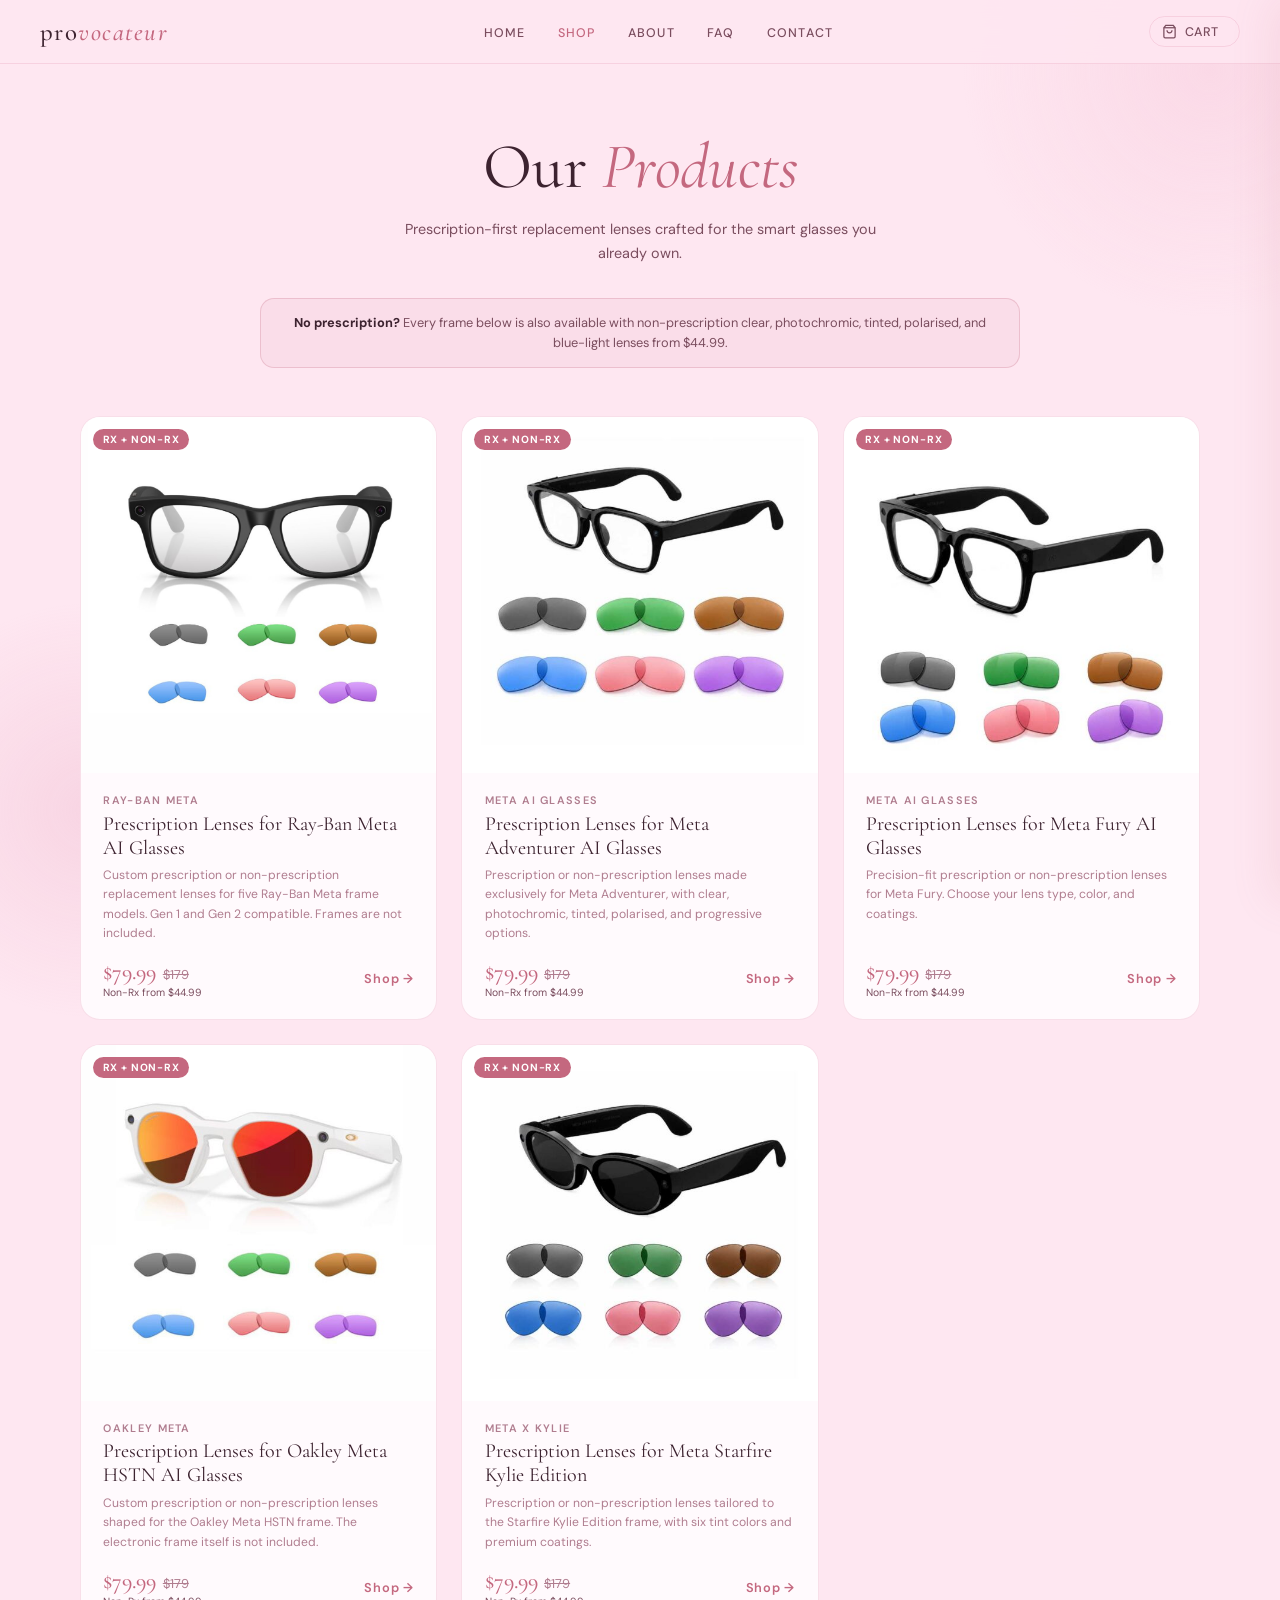
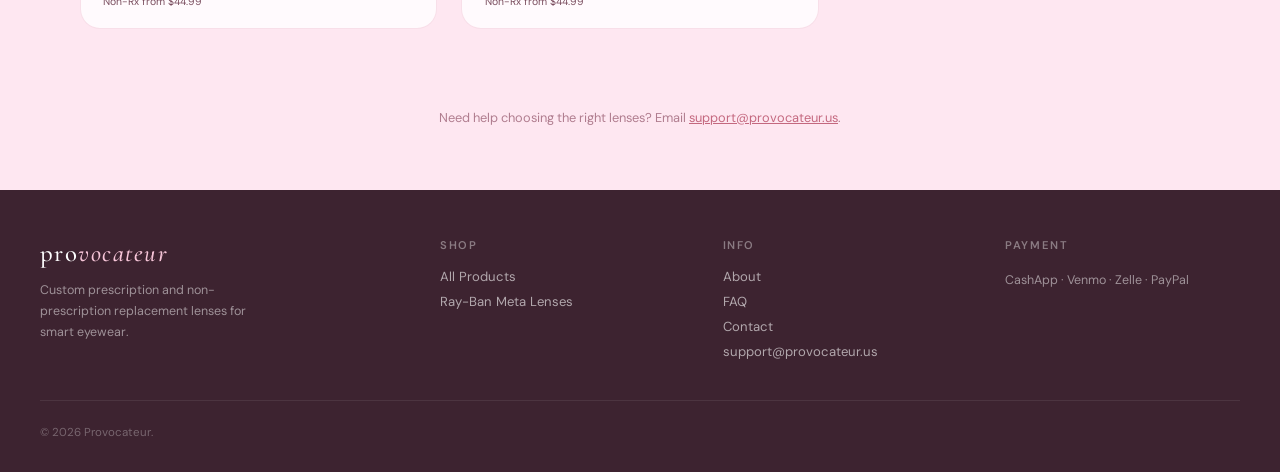
<file: shop/index.html>
<!DOCTYPE html>
<html lang="en">
<head>
<meta charset="UTF-8">
<meta name="viewport" content="width=device-width, initial-scale=1.0">
<meta name="description" content="Shop custom prescription and non-prescription replacement lenses for Ray-Ban Meta, Meta Adventurer, Meta Fury, Oakley Meta HSTN, and Meta Starfire Kylie Edition AI Glasses.">
<meta name="robots" content="index, follow">
<link rel="canonical" href="https://provocateur.us/shop/">
<meta property="og:site_name" content="Provocateur">
<meta property="og:type" content="website">
<meta property="og:title" content="Shop Custom Prescription Lenses | Provocateur">
<meta property="og:description" content="Prescription and non-prescription replacement lenses for five Meta AI glasses frame families, available in clear, photochromic, tinted, and polarised options.">
<meta property="og:url" content="https://provocateur.us/shop/">
<meta property="og:image" content="https://provocateur.us/pics/Starfire%20Kylie%20Edition%20AI%20Glasses.jpg">
<meta name="twitter:card" content="summary_large_image">
<meta name="twitter:title" content="Shop Custom Prescription Lenses | Provocateur">
<meta name="twitter:description" content="Shop prescription or non-prescription replacement lenses for Ray-Ban Meta, Meta, Oakley Meta, and Kylie Edition AI glasses.">
<meta name="twitter:image" content="https://provocateur.us/pics/Starfire%20Kylie%20Edition%20AI%20Glasses.jpg">
<title>Shop Custom Prescription Lenses | Provocateur</title>
<link rel="icon" href="/favicon.png" type="image/png" sizes="1254x1254">
<link rel="apple-touch-icon" href="/favicon.png">
<link rel="stylesheet" href="/shared.css">
<script type="application/ld+json">
{
  "@context": "https://schema.org",
  "@type": "CollectionPage",
  "name": "Shop Custom Prescription Lenses",
  "description": "Shop custom prescription and non-prescription replacement lenses for Meta AI glasses from Provocateur.",
  "url": "https://provocateur.us/shop/",
  "mainEntity": {
    "@type": "ItemList",
    "numberOfItems": 5,
    "itemListElement": [
      {"@type":"ListItem","position":1,"url":"https://provocateur.us/product/","name":"Ray-Ban Meta Prescription Lenses"},
      {"@type":"ListItem","position":2,"url":"https://provocateur.us/product/?style=meta-adventurer","name":"Meta Adventurer Prescription Lenses"},
      {"@type":"ListItem","position":3,"url":"https://provocateur.us/product/?style=meta-fury","name":"Meta Fury Prescription Lenses"},
      {"@type":"ListItem","position":4,"url":"https://provocateur.us/product/?style=oakley-hstn","name":"Oakley Meta HSTN Prescription Lenses"},
      {"@type":"ListItem","position":5,"url":"https://provocateur.us/product/?style=kylie","name":"Meta Starfire Kylie Edition Prescription Lenses"}
    ]
  }
}
</script>
<style>
.page-wrap { position: relative; z-index: 1; }
.shop-hero {
  max-width: 1200px; margin: 0 auto;
  padding: 4rem clamp(1rem,4vw,2.5rem) 2rem;
  text-align: center;
}
.shop-hero h1 {
  font-family: 'Cormorant Garamond', serif;
  font-size: clamp(2.5rem,6vw,4rem); font-weight: 400; color: var(--text);
  margin-bottom: 0.75rem;
}
.shop-hero h1 em { color: var(--rose-deep); font-style: italic; }
.shop-hero p { font-size: 0.9rem; color: var(--text-soft); max-width: 480px; margin: 0 auto; line-height: 1.7; }
.shop-audience-note {
  max-width:760px; margin:0 auto; padding:0.9rem 1.1rem;
  display:flex; align-items:center; justify-content:center; gap:0.6rem;
  border:1px solid rgba(196,104,127,0.25); border-radius:14px;
  background:rgba(196,104,127,0.07); color:var(--text-soft);
  font-size:0.8rem; line-height:1.55; text-align:center;
}
.shop-audience-note strong { color:var(--text); }

.shop-grid {
  max-width: 1200px; margin: 3rem auto 5rem;
  padding: 0 clamp(1rem,4vw,2.5rem);
  display: grid; grid-template-columns: repeat(auto-fill, minmax(300px, 1fr)); gap: 1.5rem;
}
.product-card {
  background: var(--white); border: 1px solid var(--border);
  border-radius: 20px; overflow: hidden; text-decoration: none;
  transition: all 0.25s; display: flex; flex-direction: column;
}
.product-card:hover { transform: translateY(-5px); box-shadow: 0 12px 40px var(--shadow-md); }
.product-card-img {
  width: 100%; aspect-ratio: 1/1; overflow: hidden; background: var(--bg2); position: relative;
}
.product-card-img img { width: 100%; height: 100%; object-fit: cover; display: block; transition: transform 0.5s; }
.product-card:hover .product-card-img img { transform: scale(1.06); }
.product-card-badge {
  position: absolute; top: 12px; left: 12px;
  background: var(--rose-deep); color: white;
  font-size: 0.65rem; font-weight: 700; letter-spacing: 0.08em;
  padding: 0.25rem 0.6rem; border-radius: 100px; text-transform: uppercase;
}
.product-card-coming {
  position: absolute; inset: 0; background: rgba(254,231,241,0.75);
  display: flex; align-items: center; justify-content: center;
  font-size: 0.75rem; font-weight: 600; letter-spacing: 0.1em;
  text-transform: uppercase; color: var(--rose-deep);
  backdrop-filter: blur(3px);
}
.product-card-info { padding: 1.25rem 1.4rem; flex: 1; display: flex; flex-direction: column; }
.product-card-category { font-size: 0.68rem; letter-spacing: 0.12em; text-transform: uppercase; color: var(--text-muted); font-weight: 600; margin-bottom: 0.3rem; }
.product-card-name { font-family: 'Cormorant Garamond', serif; font-size: 1.25rem; font-weight: 400; color: var(--text); margin-bottom: 0.4rem; }
.product-card-desc { font-size: 0.76rem; color: var(--text-muted); line-height: 1.6; margin-bottom: 0.9rem; flex: 1; }
.product-card-footer { display: flex; align-items: center; justify-content: space-between; }
.product-card-pricing { display:flex; flex-direction:column; align-items:flex-start; }
.product-card-price { font-family: 'Cormorant Garamond', serif; font-size: 1.4rem; font-weight: 500; color: var(--rose-deep); }
.product-card-orig { font-size: 0.8rem; color: var(--text-muted); text-decoration: line-through; margin-left: 0.4rem; }
.product-card-nonrx { font-size:0.65rem; color:var(--text-soft); margin-top:0.08rem; }
.product-card-arrow { font-size: 0.8rem; color: var(--rose-deep); font-weight: 600; letter-spacing: 0.06em; }
.notify-link { font-size: 0.78rem; color: var(--rose-deep); font-weight: 600; text-decoration: none; }
.notify-link:hover { text-decoration: underline; }

.coming-soon-note {
  text-align: center; padding: 0 clamp(1rem,4vw,2.5rem) 4rem;
  font-size: 0.8rem; color: var(--text-muted); position: relative; z-index: 1;
}
</style>
</head>
<body>
<div class="bg-blob-1"></div><div class="bg-blob-2"></div>
<nav>
  <a href="/" class="nav-logo">pro<span>vocateur</span></a>
  <ul class="nav-links">
    <li><a href="/">Home</a></li>
    <li><a href="/shop/" class="active">Shop</a></li>
    <li><a href="/about/">About</a></li>
    <li><a href="/faq/">FAQ</a></li>
    <li><a href="/contact/">Contact</a></li>
  </ul>
  <div class="nav-right">
    <button type="button" class="nav-cart-btn" onclick="openCart()">
      <svg width="15" height="15" viewBox="0 0 24 24" fill="none" stroke="currentColor" stroke-width="2"><path d="M6 2L3 6v14a2 2 0 002 2h14a2 2 0 002-2V6l-3-4z"/><line x1="3" y1="6" x2="21" y2="6"/><path d="M16 10a4 4 0 01-8 0"/></svg>
      Cart <span class="nav-cart-count"></span><span class="cart-badge">0</span>
    </button>
    <button type="button" class="hamburger" id="mobileMenuBtn" aria-label="Menu" aria-expanded="false"><span></span><span></span><span></span></button>
  </div>
</nav>
<div class="mobile-menu" id="mobileMenu">
  <a href="/">Home</a><a href="/shop/">Shop</a><a href="/about/">About</a><a href="/faq/">FAQ</a><a href="/contact/">Contact</a>
</div>
<div class="cart-overlay" id="cartOverlay" onclick="closeCart()"></div>
<div class="cart-sidebar" id="cartSidebar">
  <div class="cart-header"><h3>Your Cart</h3><button type="button" class="cart-close" onclick="closeCart()" aria-label="Close cart">×</button></div>
  <div id="cartBody"></div>
  <div id="cartFooter">
    <div class="cart-total-row"><span class="cart-total-label">Total</span><span class="cart-total-val" id="cartTotal">$0.00</span></div>
    <div class="cart-checkout-note">We'll reach out to confirm &amp; arrange payment via<br><strong>CashApp · Venmo · Zelle · PayPal</strong></div>
  </div>
</div>

<div class="page-wrap">
  <div class="shop-hero">
    <h1>Our <em>Products</em></h1>
    <p>Prescription-first replacement lenses crafted for the smart glasses you already own.</p>
  </div>

  <div class="shop-audience-note"><span><strong>No prescription?</strong> Every frame below is also available with non-prescription clear, photochromic, tinted, polarised, and blue-light lenses from $44.99.</span></div>

  <div class="shop-grid">
    <!-- RAY-BAN META -->
    <a href="/product/" class="product-card">
      <div class="product-card-img">
        <img src="/pics/main.jpg" alt="Ray-Ban Meta Prescription Lenses" loading="lazy">
        <span class="product-card-badge">Rx + Non-Rx</span>
      </div>
      <div class="product-card-info">
        <div class="product-card-category">Ray-Ban Meta</div>
        <div class="product-card-name">Prescription Lenses for Ray-Ban Meta AI Glasses</div>
        <div class="product-card-desc">Custom prescription or non-prescription replacement lenses for five Ray-Ban Meta frame models. Gen 1 and Gen 2 compatible. Frames are not included.</div>
        <div class="product-card-footer">
          <span class="product-card-pricing"><span><span class="product-card-price">$79.99</span><span class="product-card-orig">$179</span></span><span class="product-card-nonrx">Non-Rx from $44.99</span></span>
          <span class="product-card-arrow">Shop →</span>
        </div>
      </div>
    </a>

    <!-- META ADVENTURER -->
    <a href="/product/?style=meta-adventurer" class="product-card">
      <div class="product-card-img">
        <img src="/pics/Custom%20Prescription%20Lenses%20For%20Meta%20Adventurer%20AI%20Glasses.jpg" alt="Prescription lenses for Meta Adventurer AI Glasses" loading="lazy">
        <span class="product-card-badge">Rx + Non-Rx</span>
      </div>
      <div class="product-card-info">
        <div class="product-card-category">Meta AI Glasses</div>
        <div class="product-card-name">Prescription Lenses for Meta Adventurer AI Glasses</div>
        <div class="product-card-desc">Prescription or non-prescription lenses made exclusively for Meta Adventurer, with clear, photochromic, tinted, polarised, and progressive options.</div>
        <div class="product-card-footer">
          <span class="product-card-pricing"><span><span class="product-card-price">$79.99</span><span class="product-card-orig">$179</span></span><span class="product-card-nonrx">Non-Rx from $44.99</span></span>
          <span class="product-card-arrow">Shop →</span>
        </div>
      </div>
    </a>

    <!-- META FURY -->
    <a href="/product/?style=meta-fury" class="product-card">
      <div class="product-card-img">
        <img src="/pics/Meta%20Fury%20AI%20Glasses.jpg" alt="Prescription lenses for Meta Fury AI Glasses" loading="lazy">
        <span class="product-card-badge">Rx + Non-Rx</span>
      </div>
      <div class="product-card-info">
        <div class="product-card-category">Meta AI Glasses</div>
        <div class="product-card-name">Prescription Lenses for Meta Fury AI Glasses</div>
        <div class="product-card-desc">Precision-fit prescription or non-prescription lenses for Meta Fury. Choose your lens type, color, and coatings.</div>
        <div class="product-card-footer">
          <span class="product-card-pricing"><span><span class="product-card-price">$79.99</span><span class="product-card-orig">$179</span></span><span class="product-card-nonrx">Non-Rx from $44.99</span></span>
          <span class="product-card-arrow">Shop →</span>
        </div>
      </div>
    </a>

    <!-- OAKLEY META HSTN -->
    <a href="/product/?style=oakley-hstn" class="product-card">
      <div class="product-card-img">
        <img src="/pics/Oakley%20Meta%20HSTN%20AI%20Glasses.jpg" alt="Prescription lenses for Oakley Meta HSTN AI Glasses" loading="lazy">
        <span class="product-card-badge">Rx + Non-Rx</span>
      </div>
      <div class="product-card-info">
        <div class="product-card-category">Oakley Meta</div>
        <div class="product-card-name">Prescription Lenses for Oakley Meta HSTN AI Glasses</div>
        <div class="product-card-desc">Custom prescription or non-prescription lenses shaped for the Oakley Meta HSTN frame. The electronic frame itself is not included.</div>
        <div class="product-card-footer">
          <span class="product-card-pricing"><span><span class="product-card-price">$79.99</span><span class="product-card-orig">$179</span></span><span class="product-card-nonrx">Non-Rx from $44.99</span></span>
          <span class="product-card-arrow">Shop →</span>
        </div>
      </div>
    </a>

    <!-- META STARFIRE KYLIE EDITION -->
    <a href="/product/?style=kylie" class="product-card">
      <div class="product-card-img">
        <img src="/pics/Starfire%20Kylie%20Edition%20AI%20Glasses.jpg" alt="Prescription lenses for Meta Starfire Kylie Edition AI Glasses" loading="lazy">
        <span class="product-card-badge">Rx + Non-Rx</span>
      </div>
      <div class="product-card-info">
        <div class="product-card-category">Meta x Kylie</div>
        <div class="product-card-name">Prescription Lenses for Meta Starfire Kylie Edition</div>
        <div class="product-card-desc">Prescription or non-prescription lenses tailored to the Starfire Kylie Edition frame, with six tint colors and premium coatings.</div>
        <div class="product-card-footer">
          <span class="product-card-pricing"><span><span class="product-card-price">$79.99</span><span class="product-card-orig">$179</span></span><span class="product-card-nonrx">Non-Rx from $44.99</span></span>
          <span class="product-card-arrow">Shop →</span>
        </div>
      </div>
    </a>
  </div>

  <p class="coming-soon-note">Need help choosing the right lenses? Email <a href="mailto:support@provocateur.us" style="color:var(--rose-deep);">support@provocateur.us</a>.</p>
</div>

<footer>
  <div class="footer-inner">
    <div class="footer-brand"><a href="/" class="nav-logo">pro<span style="color:var(--rose-light);font-style:italic;">vocateur</span></a><p>Custom prescription and non-prescription replacement lenses for smart eyewear.</p></div>
    <div class="footer-col"><h5>Shop</h5><a href="/shop/">All Products</a><a href="/product/">Ray-Ban Meta Lenses</a></div>
    <div class="footer-col"><h5>Info</h5><a href="/about/">About</a><a href="/faq/">FAQ</a><a href="/contact/">Contact</a><a href="mailto:support@provocateur.us">support@provocateur.us</a></div>
    <div class="footer-col"><h5>Payment</h5><span style="font-size:0.78rem;color:rgba(255,255,255,0.5);">CashApp · Venmo · Zelle · PayPal</span></div>
  </div>
  <div class="footer-bottom"><span>© 2026 Provocateur.</span></div>
</footer>
<script src="/shared.js?v=2"></script>
</body>
</html>
</file>
<file: shared.css>
/* ─── LENSIFY SHARED STYLES ─────────────────────────────── */
@import url('https://fonts.googleapis.com/css2?family=Cormorant+Garamond:ital,wght@0,300;0,400;0,500;0,600;1,300;1,400;1,500&family=DM+Sans:wght@300;400;500;600&display=swap');

:root {
  --bg:         #fee7f1;
  --bg2:        #fdf0f6;
  --bg3:        #fff5f9;
  --rose:       #e8a0bb;
  --rose-deep:  #c4687f;
  --rose-light: #f7c5d8;
  --blush:      #f2b8cc;
  --text:       #3d2330;
  --text-soft:  #7a4d5e;
  --text-muted: #b07d8f;
  --white:      #fffafd;
  --border:     rgba(232,160,187,0.3);
  --shadow:     rgba(196,104,127,0.12);
  --shadow-md:  rgba(196,104,127,0.2);
  --accent:     #c4687f;
  --nav-h:      64px;
}

*, *::before, *::after { box-sizing: border-box; margin: 0; padding: 0; }
html { scroll-behavior: smooth; -webkit-text-size-adjust: 100%; }
body {
  font-family: 'DM Sans', sans-serif;
  background: var(--bg);
  color: var(--text);
  min-height: 100vh;
  min-height: 100dvh;
  display: flex;
  flex-direction: column;
  overflow-x: hidden;
  -webkit-font-smoothing: antialiased;
}

body > .page-wrap {
  flex: 1 0 auto;
  width: 100%;
}

.site-icon,
.button-icon,
.toast-icon {
  display: inline-flex;
  align-items: center;
  justify-content: center;
  flex: 0 0 auto;
  width: 1.1em;
  height: 1.1em;
  vertical-align: -0.15em;
}
.site-icon svg,
.button-icon svg,
.toast-icon svg,
.cart-item-img svg,
.cart-empty-icon svg {
  width: 100%;
  height: 100%;
  fill: none;
  stroke: currentColor;
  stroke-width: 1.75;
  stroke-linecap: round;
  stroke-linejoin: round;
}
.button-icon { margin-left: 0.35rem; }

/* ── BLOBS ── */
.bg-blob-1, .bg-blob-2 {
  position: fixed; pointer-events: none; z-index: 0; border-radius: 50%;
}
.bg-blob-1 {
  top: -180px; right: -180px; width: 500px; height: 500px;
  background: radial-gradient(circle, rgba(247,197,216,0.4) 0%, transparent 70%);
}
.bg-blob-2 {
  bottom: -120px; left: -120px; width: 420px; height: 420px;
  background: radial-gradient(circle, rgba(232,160,187,0.25) 0%, transparent 70%);
}

/* ── NAV ── */
nav {
  position: sticky; top: 0; z-index: 200;
  height: var(--nav-h);
  background: rgba(254,231,241,0.85);
  backdrop-filter: blur(20px);
  -webkit-backdrop-filter: blur(20px);
  border-bottom: 1px solid var(--border);
  padding: 0 clamp(1rem, 4vw, 2.5rem);
  display: flex; align-items: center; justify-content: space-between;
  gap: 1rem;
}
.nav-logo {
  font-family: 'Cormorant Garamond', serif;
  font-size: 1.55rem; font-weight: 500; letter-spacing: 0.06em;
  color: var(--text); text-decoration: none; flex-shrink: 0;
  white-space: nowrap;
}
.nav-logo span { color: var(--rose-deep); font-style: italic; }

.nav-links {
  display: flex; align-items: center; gap: clamp(1rem, 2.5vw, 2rem);
  list-style: none;
}
.nav-links a {
  font-size: 0.78rem; letter-spacing: 0.1em; text-transform: uppercase;
  color: var(--text-soft); text-decoration: none; font-weight: 500;
  transition: color 0.2s; white-space: nowrap;
}
.nav-links a:hover, .nav-links a.active { color: var(--rose-deep); }

.nav-right { display: flex; align-items: center; gap: 1rem; flex-shrink: 0; }

.nav-cart-btn {
  display: flex; align-items: center; gap: 0.45rem;
  font-size: 0.78rem; letter-spacing: 0.05em; text-transform: uppercase;
  color: var(--text-soft); cursor: pointer;
  background: none; border: none; font-family: inherit; font-weight: 500;
  padding: 0.4rem 0.8rem;
  border: 1.5px solid var(--border); border-radius: 100px;
  transition: all 0.2s; position: relative;
}
.nav-cart-btn:hover { border-color: var(--rose); color: var(--text); }
.nav-cart-btn:focus-visible,
.hamburger:focus-visible,
.cart-close:focus-visible,
.cart-item-remove:focus-visible,
.btn-primary:focus-visible,
.btn-outline:focus-visible {
  outline: 3px solid rgba(196,104,127,0.35);
  outline-offset: 3px;
}
.cart-badge {
  display: none; align-items: center; justify-content: center;
  width: 18px; height: 18px; border-radius: 50%;
  background: var(--rose-deep); color: white;
  font-size: 0.6rem; font-weight: 600; line-height: 1;
}

/* Mobile hamburger */
.hamburger {
  display: none; flex-direction: column; gap: 5px;
  background: none; border: none; cursor: pointer; padding: 4px;
}
.hamburger span {
  display: block; width: 22px; height: 2px;
  background: var(--text-soft); border-radius: 2px;
  transition: all 0.3s;
}

/* Mobile menu */
.mobile-menu {
  display: none; position: fixed; top: var(--nav-h); left: 0; right: 0;
  background: var(--white); z-index: 199;
  border-bottom: 1px solid var(--border);
  box-shadow: 0 8px 32px var(--shadow);
  padding: 1.5rem;
  transform: translateY(-10px); opacity: 0;
  transition: transform 0.25s, opacity 0.25s;
  pointer-events: none;
}
.mobile-menu.open {
  display: block; transform: translateY(0); opacity: 1; pointer-events: all;
}
.mobile-menu a {
  display: block; padding: 0.75rem 0;
  font-size: 0.9rem; letter-spacing: 0.06em; text-transform: uppercase;
  color: var(--text-soft); text-decoration: none; font-weight: 500;
  border-bottom: 1px solid var(--border);
  transition: color 0.2s;
}
.mobile-menu a:last-child { border-bottom: none; }
.mobile-menu a:hover { color: var(--rose-deep); }

@media (max-width: 768px) {
  .nav-links { display: none; }
  .hamburger { display: flex; }
}

/* ── CART SIDEBAR ── */
.cart-overlay {
  position: fixed; inset: 0; z-index: 300;
  background: rgba(61,35,48,0.3);
  opacity: 0; pointer-events: none;
  transition: opacity 0.3s;
  backdrop-filter: blur(4px);
}
.cart-overlay.open { opacity: 1; pointer-events: all; }

.cart-sidebar {
  position: fixed; top: 0; right: 0; bottom: 0; z-index: 301;
  width: min(400px, 100vw);
  background: var(--white);
  border-left: 1px solid var(--border);
  box-shadow: -8px 0 40px var(--shadow);
  display: flex; flex-direction: column;
  transform: translateX(100%);
  transition: transform 0.35s cubic-bezier(0.4,0,0.2,1);
}
.cart-sidebar.open { transform: translateX(0); }

.cart-header {
  display: flex; align-items: center; justify-content: space-between;
  padding: 1.5rem; border-bottom: 1px solid var(--border);
}
.cart-header h3 {
  font-family: 'Cormorant Garamond', serif;
  font-size: 1.4rem; font-weight: 400;
}
.cart-close {
  width: 32px; height: 32px; border-radius: 50%;
  background: rgba(196,104,127,0.1); border: none; cursor: pointer;
  font-size: 1.1rem; color: var(--rose-deep); line-height: 1;
  transition: background 0.2s;
}
.cart-close:hover { background: rgba(196,104,127,0.2); }

#cartBody {
  flex: 1; overflow-y: auto; padding: 1.5rem;
  display: flex; flex-direction: column; gap: 1rem;
}
.cart-empty { text-align: center; padding: 3rem 1rem; color: var(--text-muted); font-size: 0.85rem; }
.cart-item {
  display: flex; align-items: flex-start; gap: 0.75rem;
  padding: 1rem; background: var(--bg3);
  border: 1px solid var(--border); border-radius: 14px;
  position: relative;
}
.cart-item-img {
  width: 4rem; height: 3.25rem; flex-shrink: 0; object-fit: cover;
  border-radius: 10px; border: 1px solid var(--border); background: var(--white);
  box-shadow: 0 3px 12px rgba(106,53,75,0.09);
}
.cart-empty-icon { width: 2.5rem; height: 2.5rem; color: var(--rose-deep); margin: 0 auto 1rem; }
.cart-item-info { flex: 1; min-width: 0; }
.cart-item-name { font-size: 0.82rem; font-weight: 600; color: var(--text); margin-bottom: 0.2rem; }
.cart-item-meta { font-size: 0.72rem; color: var(--text-muted); margin-bottom: 0.3rem; line-height: 1.5; }
.cart-item-files {
  font-size: 0.68rem;
  color: var(--text-soft);
  background: rgba(196,104,127,0.07);
  border: 1px solid var(--border);
  border-radius: 8px;
  padding: 0.28rem 0.45rem;
  margin-bottom: 0.45rem;
  overflow-wrap: anywhere;
}
.cart-item-price { font-size: 0.88rem; font-weight: 600; color: var(--rose-deep); }
.cart-item-remove {
  background: none; border: none; cursor: pointer;
  font-size: 1.1rem; color: var(--text-muted); line-height: 1;
  padding: 0.2rem; transition: color 0.2s; flex-shrink: 0;
}
.cart-item-remove:hover { color: var(--rose-deep); }

#cartFooter {
  padding: 1.5rem; border-top: 1px solid var(--border);
  display: none;
}
.cart-total-row {
  display: flex; justify-content: space-between; align-items: center;
  margin-bottom: 1rem;
}
.cart-total-label { font-size: 0.8rem; color: var(--text-soft); text-transform: uppercase; letter-spacing: 0.08em; }
.cart-total-val {
  font-family: 'Cormorant Garamond', serif;
  font-size: 1.6rem; font-weight: 500; color: var(--rose-deep);
}
.cart-checkout-note {
  font-size: 0.72rem; color: var(--text-muted); text-align: center;
  margin-top: 0.75rem; line-height: 1.6;
}
.cart-checkout-note strong { color: var(--text-soft); }

/* ── BUTTONS ── */
.btn-primary {
  display: inline-flex; align-items: center; justify-content: center;
  width: 100%; padding: 0.95rem 1.5rem;
  background: var(--rose-deep); color: white;
  border: none; border-radius: 100px;
  font-family: 'DM Sans', sans-serif; font-size: 0.82rem;
  font-weight: 600; letter-spacing: 0.1em; text-transform: uppercase;
  cursor: pointer; text-decoration: none;
  transition: background 0.25s, transform 0.2s, box-shadow 0.25s;
  position: relative; overflow: hidden;
}
.btn-primary:hover {
  background: #b05570; transform: translateY(-1px);
  box-shadow: 0 8px 24px rgba(196,104,127,0.35);
}
.btn-primary:active { transform: translateY(0); }
.btn-primary:disabled { opacity: 0.55; cursor: not-allowed; transform: none; box-shadow: none; }

.btn-outline {
  display: inline-flex; align-items: center; justify-content: center;
  padding: 0.85rem 1.5rem;
  background: transparent; color: var(--rose-deep);
  border: 1.5px solid var(--rose-deep); border-radius: 100px;
  font-family: 'DM Sans', sans-serif; font-size: 0.82rem;
  font-weight: 500; letter-spacing: 0.08em; text-transform: uppercase;
  cursor: pointer; text-decoration: none;
  transition: all 0.2s;
}
.btn-outline:hover { background: rgba(196,104,127,0.08); }

/* ── TOAST ── */
.toast {
  position: fixed; bottom: 2rem; right: 1.5rem; z-index: 999;
  background: var(--white); border: 1.5px solid var(--rose-light);
  border-radius: 16px; padding: 1rem 1.4rem;
  box-shadow: 0 8px 32px var(--shadow-md);
  display: flex; align-items: center; gap: 0.75rem;
  transform: translateY(120px) scale(0.92); opacity: 0;
  transition: all 0.4s cubic-bezier(0.34,1.56,0.64,1);
  pointer-events: none; max-width: 300px;
}
.toast.show { transform: translateY(0) scale(1); opacity: 1; pointer-events: all; }
.toast-icon { width: 1.3rem; height: 1.3rem; color: var(--rose-deep); }
.toast-text strong { display: block; font-size: 0.82rem; color: var(--text); font-weight: 600; }
.toast-text span { font-size: 0.72rem; color: var(--text-muted); }

/* ── FOOTER ── */
footer {
  background: var(--text); color: rgba(255,255,255,0.7);
  padding: 3rem clamp(1rem, 4vw, 2.5rem) 2rem;
  position: relative; z-index: 1;
  margin-top: auto;
  flex-shrink: 0;
}
.footer-inner {
  max-width: 1200px; margin: 0 auto;
  display: grid; grid-template-columns: 1.5fr 1fr 1fr 1fr; gap: 3rem;
}
.footer-brand .nav-logo { color: white; display: inline-block; margin-bottom: 0.75rem; }
.footer-brand p { font-size: 0.78rem; line-height: 1.7; color: rgba(255,255,255,0.5); max-width: 220px; }
.footer-col h5 {
  font-size: 0.7rem; letter-spacing: 0.14em; text-transform: uppercase;
  color: rgba(255,255,255,0.4); margin-bottom: 1rem; font-weight: 600;
}
.footer-col a {
  display: block; font-size: 0.82rem; color: rgba(255,255,255,0.6);
  text-decoration: none; margin-bottom: 0.5rem; transition: color 0.2s;
}
.footer-col a:hover { color: var(--rose-light); }
.footer-bottom {
  max-width: 1200px; margin: 2rem auto 0;
  padding-top: 1.5rem; border-top: 1px solid rgba(255,255,255,0.08);
  display: flex; justify-content: space-between; align-items: center;
  font-size: 0.72rem; color: rgba(255,255,255,0.3);
  flex-wrap: wrap; gap: 0.5rem;
}
@media (max-width: 768px) {
  .footer-inner { grid-template-columns: 1fr 1fr; gap: 2rem; }
}
@media (max-width: 480px) {
  .footer-inner { grid-template-columns: 1fr; gap: 1.5rem; }
  .footer-bottom { flex-direction: column; align-items: flex-start; }
  .toast { right: 1rem; left: 1rem; max-width: none; bottom: 1.5rem; }
}

/* ── SCROLLBAR ── */
::-webkit-scrollbar { width: 5px; }
::-webkit-scrollbar-track { background: var(--bg); }
::-webkit-scrollbar-thumb { background: var(--rose-light); border-radius: 10px; }

/* ── ANIMATIONS ── */
@keyframes fadeUp {
  from { opacity: 0; transform: translateY(18px); }
  to   { opacity: 1; transform: translateY(0); }
}
@keyframes fadeIn {
  from { opacity: 0; } to { opacity: 1; }
}
@keyframes spin { to { transform: rotate(360deg); } }

.fade-up   { opacity: 0; animation: fadeUp 0.55s ease forwards; }
.delay-1   { animation-delay: 0.1s; }
.delay-2   { animation-delay: 0.2s; }
.delay-3   { animation-delay: 0.3s; }
.delay-4   { animation-delay: 0.4s; }
</file>
